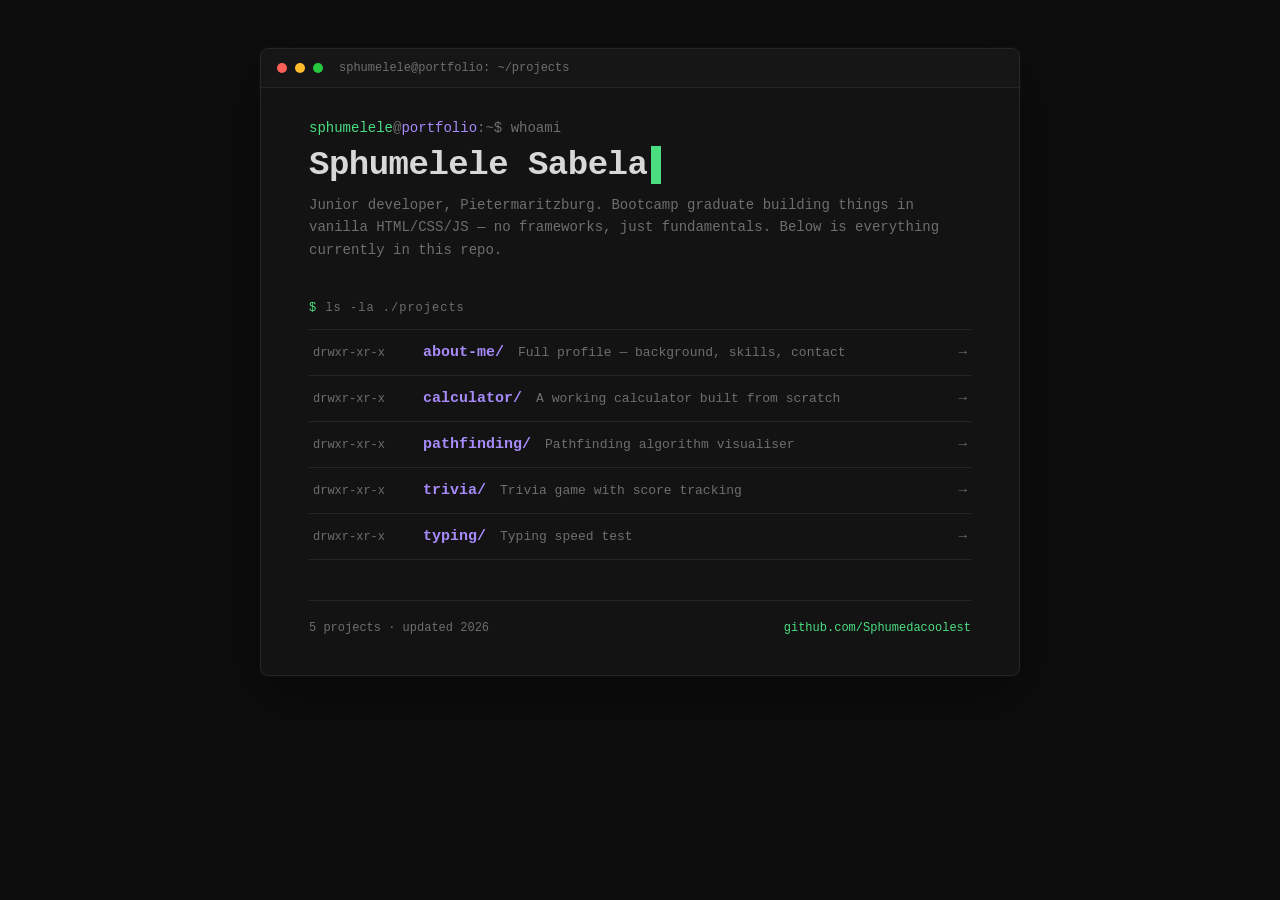
<file: index.html>
<!DOCTYPE html>
<html lang="en">
<head>
<meta charset="UTF-8">
<meta name="viewport" content="width=device-width, initial-scale=1.0">
<title>sphumelele@portfolio:~$</title>
<style>
  :root{
    --bg: #0d0d0d;
    --bg-alt: #131313;
    --line: #262626;
    --text: #d8d8d8;
    --text-dim: #6e6e6e;
    --green: #4ade80;
    --purple: #a78bfa;
    --font-mono: 'Space Mono', 'Courier New', monospace;
  }
  @font-face{
    font-family:'Space Mono';
    src: local('Space Mono');
  }
  *{box-sizing:border-box; margin:0; padding:0;}
  html,body{
    background:var(--bg);
    color:var(--text);
    font-family:var(--font-mono);
    -webkit-font-smoothing:antialiased;
  }
  body{
    min-height:100vh;
    padding:48px 24px 80px;
  }
  .wrap{
    max-width:760px;
    margin:0 auto;
  }

  /* Terminal window chrome */
  .term{
    border:1px solid var(--line);
    border-radius:8px;
    background:var(--bg-alt);
    overflow:hidden;
    box-shadow: 0 0 0 1px rgba(255,255,255,0.02), 0 20px 60px rgba(0,0,0,0.4);
  }
  .term-bar{
    display:flex;
    align-items:center;
    gap:8px;
    padding:12px 16px;
    border-bottom:1px solid var(--line);
    background:#161616;
  }
  .dot{width:10px; height:10px; border-radius:50%;}
  .dot.r{background:#ff5f56;}
  .dot.y{background:#ffbd2e;}
  .dot.g{background:#27c93f;}
  .term-title{
    margin-left:8px;
    font-size:12px;
    color:var(--text-dim);
  }
  .term-body{
    padding:32px clamp(20px, 5vw, 48px) 40px;
  }

  .prompt{
    color:var(--text-dim);
    font-size:14px;
  }
  .prompt .user{color:var(--green);}
  .prompt .path{color:var(--purple);}

  h1{
    font-size:clamp(26px, 4vw, 34px);
    font-weight:700;
    margin-top:10px;
    letter-spacing:-0.5px;
  }
  .cursor{
    display:inline-block;
    width:10px; height:1.1em;
    background:var(--green);
    margin-left:4px;
    vertical-align:middle;
    animation: blink 1s steps(1) infinite;
  }
  @keyframes blink{ 50%{opacity:0;} }

  .tagline{
    color:var(--text-dim);
    font-size:14px;
    margin-top:10px;
    line-height:1.6;
  }

  .section-label{
    margin-top:40px;
    margin-bottom:14px;
    font-size:12px;
    color:var(--text-dim);
    letter-spacing:1px;
  }
  .section-label .cmd{color:var(--green);}

  .listing{
    display:flex;
    flex-direction:column;
    border-top:1px solid var(--line);
  }
  .entry{
    display:flex;
    align-items:baseline;
    gap:14px;
    padding:14px 4px;
    border-bottom:1px solid var(--line);
    text-decoration:none;
    color:var(--text);
    transition: background 0.15s ease, padding-left 0.15s ease;
  }
  .entry:hover{
    background:rgba(74,222,128,0.05);
    padding-left:10px;
  }
  .entry .perm{
    color:var(--text-dim);
    font-size:12px;
    width:96px;
    flex-shrink:0;
  }
  .entry .name{
    color:var(--purple);
    font-weight:700;
    font-size:15px;
    flex-shrink:0;
  }
  .entry:hover .name{ color: var(--green); }
  .entry .desc{
    color:var(--text-dim);
    font-size:13px;
  }
  .entry .arrow{
    margin-left:auto;
    color:var(--text-dim);
    font-size:14px;
    flex-shrink:0;
  }

  footer{
    margin-top:40px;
    padding-top:20px;
    border-top:1px solid var(--line);
    font-size:12px;
    color:var(--text-dim);
    display:flex;
    justify-content:space-between;
    flex-wrap:wrap;
    gap:8px;
  }
  footer a{color:var(--green); text-decoration:none;}
  footer a:hover{text-decoration:underline;}

  @media (max-width:520px){
    .entry{flex-wrap:wrap;}
    .entry .perm{display:none;}
    .entry .desc{width:100%; order:3;}
  }
</style>
</head>
<body>
  <div class="wrap">
    <div class="term">
      <div class="term-bar">
        <span class="dot r"></span>
        <span class="dot y"></span>
        <span class="dot g"></span>
        <span class="term-title">sphumelele@portfolio: ~/projects</span>
      </div>
      <div class="term-body">

        <div class="prompt"><span class="user">sphumelele</span>@<span class="path">portfolio</span>:~$ whoami</div>
        <h1>Sphumelele Sabela<span class="cursor"></span></h1>
        <p class="tagline">Junior developer, Pietermaritzburg. Bootcamp graduate building things in vanilla HTML/CSS/JS —
        no frameworks, just fundamentals. Below is everything currently in this repo.</p>

        <div class="section-label"><span class="cmd">$</span> ls -la ./projects</div>
        <div class="listing">

          <a class="entry" href="portfolio/sphumelele_portfolio.html">
            <span class="perm">drwxr-xr-x</span>
            <span class="name">about-me/</span>
            <span class="desc">Full profile — background, skills, contact</span>
            <span class="arrow">→</span>
          </a>

          <a class="entry" href="calculator/calculator.html">
            <span class="perm">drwxr-xr-x</span>
            <span class="name">calculator/</span>
            <span class="desc">A working calculator built from scratch</span>
            <span class="arrow">→</span>
          </a>

          <a class="entry" href="pathfinding/pathfinding.html">
            <span class="perm">drwxr-xr-x</span>
            <span class="name">pathfinding/</span>
            <span class="desc">Pathfinding algorithm visualiser</span>
            <span class="arrow">→</span>
          </a>

          <a class="entry" href="trivia/trivia.html">
            <span class="perm">drwxr-xr-x</span>
            <span class="name">trivia/</span>
            <span class="desc">Trivia game with score tracking</span>
            <span class="arrow">→</span>
          </a>

          <a class="entry" href="typing/typing.html">
            <span class="perm">drwxr-xr-x</span>
            <span class="name">typing/</span>
            <span class="desc">Typing speed test</span>
            <span class="arrow">→</span>
          </a>

        </div>

        <footer>
          <span>5 projects · updated 2026</span>
          <a href="https://github.com/Sphumedacoolest" target="_blank" rel="noopener">github.com/Sphumedacoolest</a>
        </footer>

      </div>
    </div>
  </div>
</body>
</html>
</file>
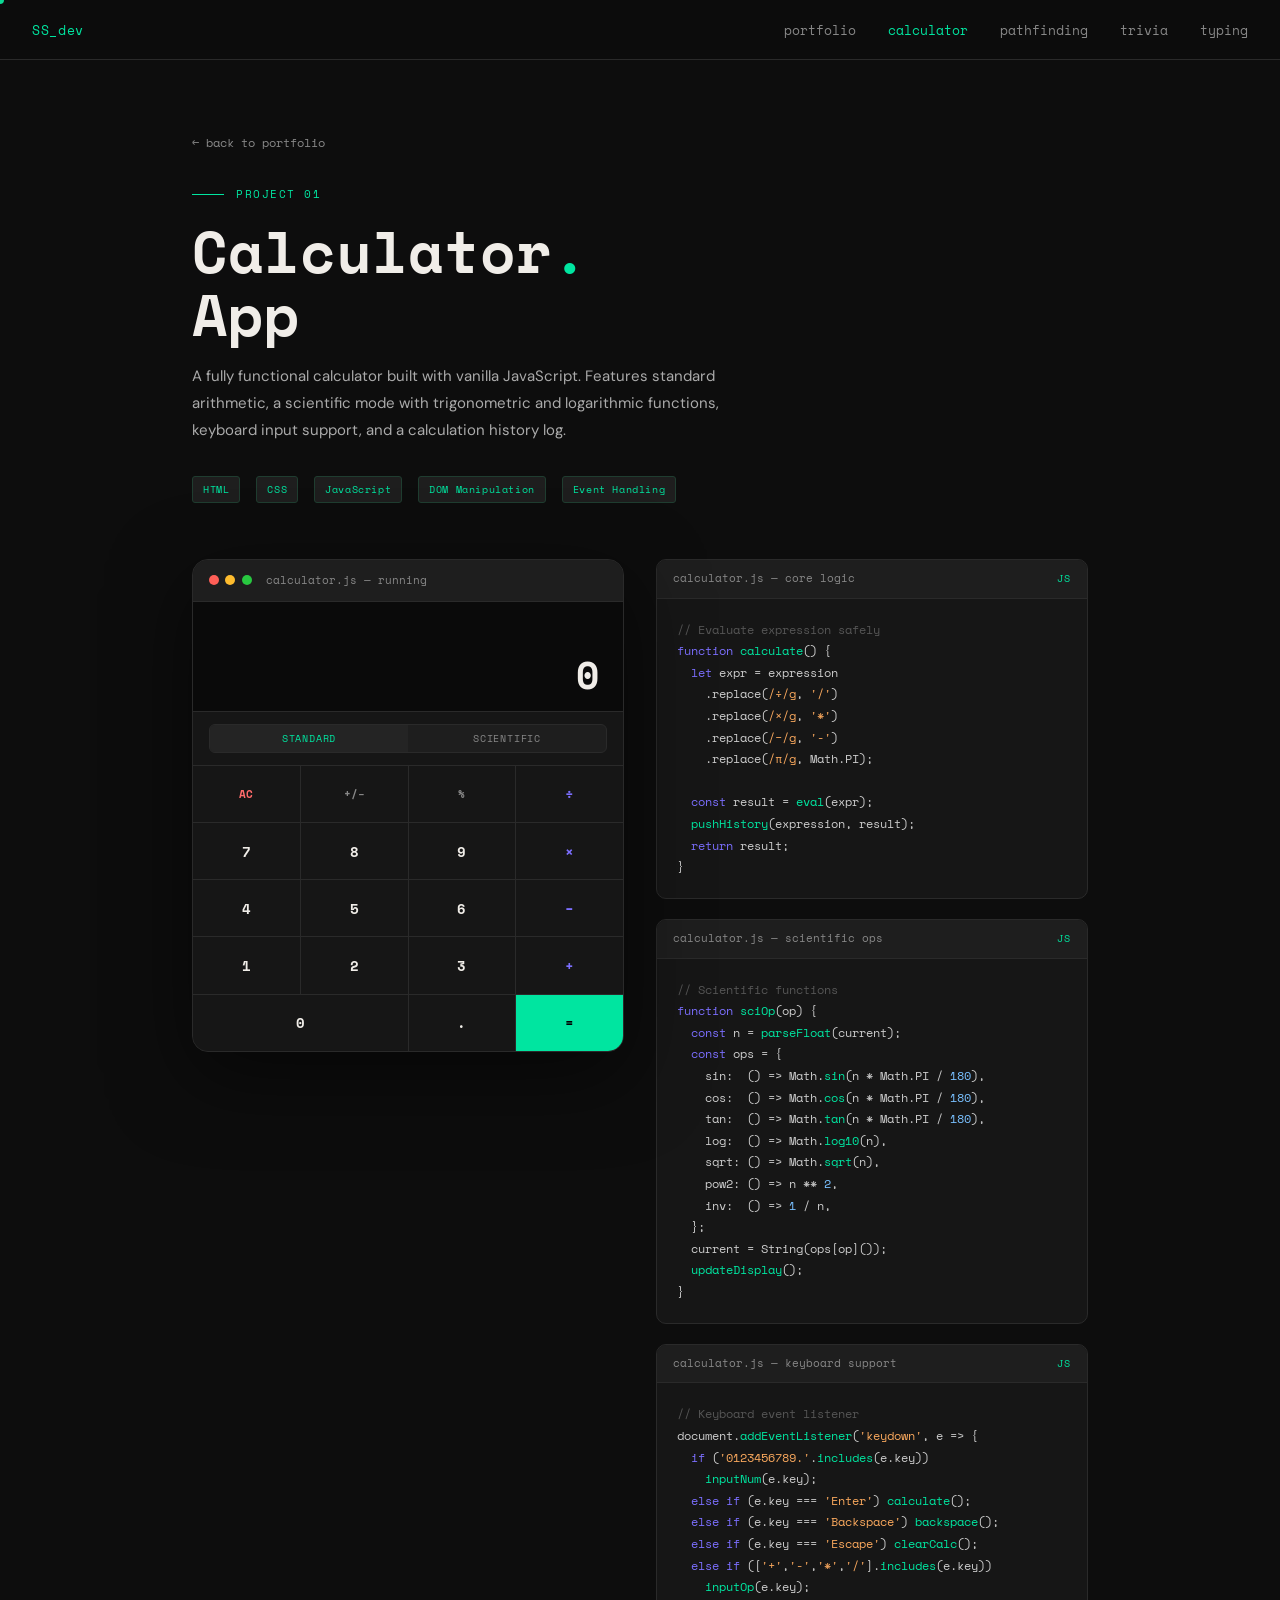
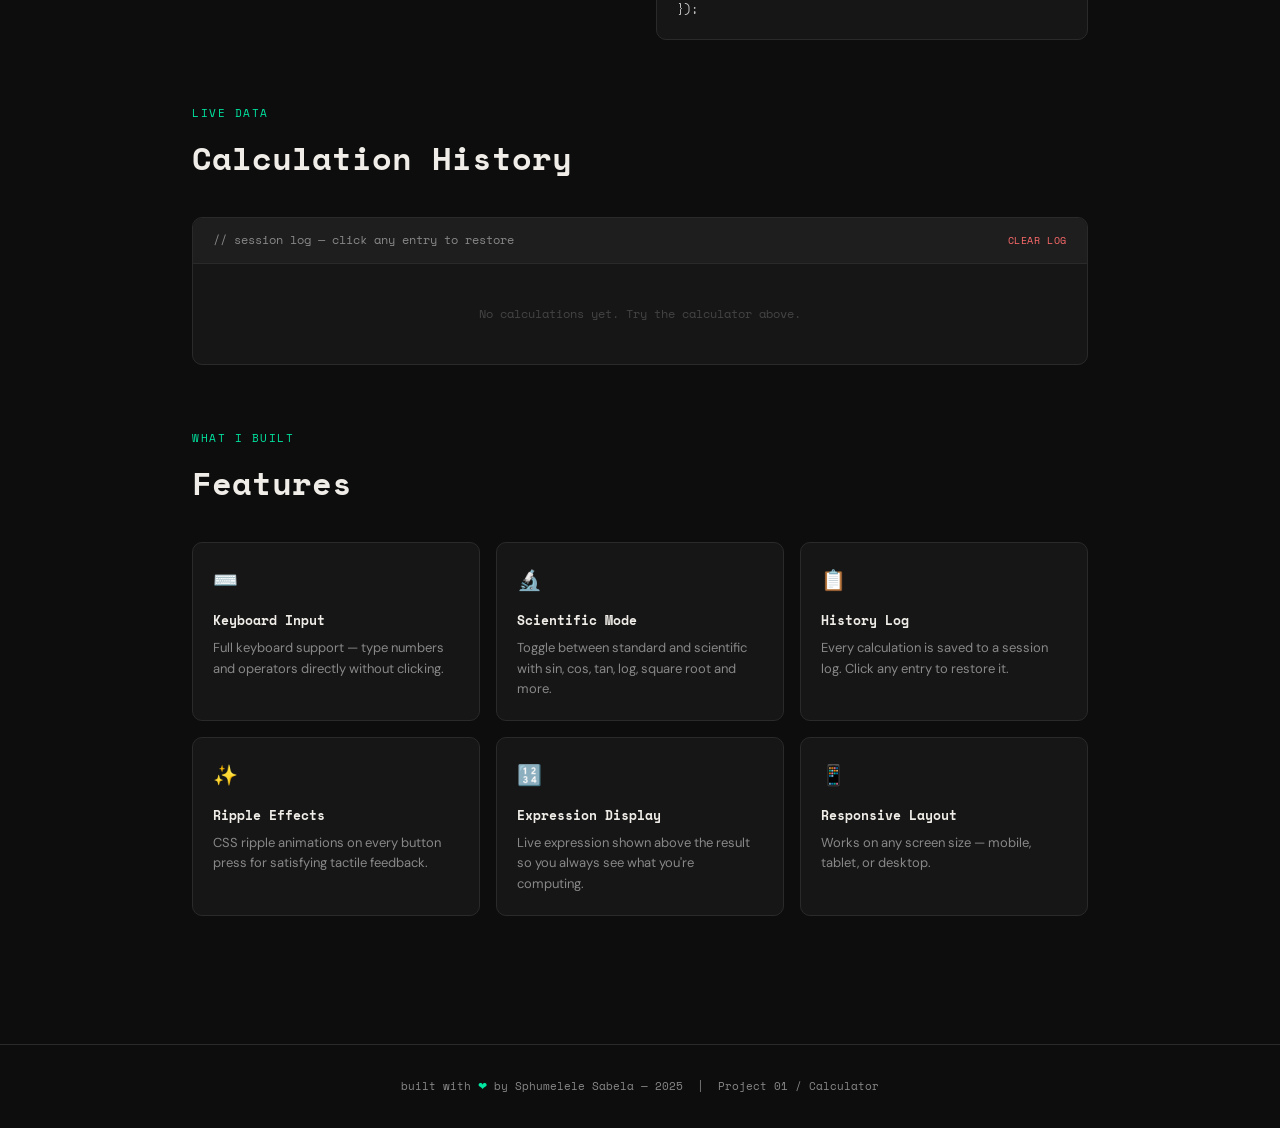
<file: calculator/calculator.html>
<!DOCTYPE html>
<html lang="en">
<head>
<meta charset="UTF-8">
<meta name="viewport" content="width=device-width, initial-scale=1.0">
<title>Calculator — Sphumelele Sabela</title>
<link href="https://fonts.googleapis.com/css2?family=Space+Mono:wght@400;700&family=DM+Sans:wght@300;400;500;600&display=swap" rel="stylesheet">
<link rel="stylesheet" href="calculator.css">
</head>
<body>

<div id="cursor"></div>

<nav>
  <a href="../portfolio/sphumelele_portfolio.html" class="nav-logo">SS_dev</a>
  <ul class="nav-links">
    <li><a href="../portfolio/sphumelele_portfolio.html">portfolio</a></li>
    <li><a href="calculator.html" class="active">calculator</a></li>
    <li><a href="../pathfinding/pathfinding.html">pathfinding</a></li>
    <li><a href="../trivia/trivia.html">trivia</a></li>
    <li><a href="../typing/typing.html">typing</a></li>
  </ul>
</nav>

<div class="page">

  <a href="../portfolio/sphumelele_portfolio.html" class="back-link">← back to portfolio</a>

  <!-- PROJECT HEADER -->
  <div class="project-tag">project 01</div>
  <h1 class="project-title">Calculator<span>.</span><br>App</h1>
  <p class="project-desc">
    A fully functional calculator built with vanilla JavaScript. Features standard arithmetic, a scientific mode with trigonometric and logarithmic functions, keyboard input support, and a calculation history log.
  </p>
  <div class="project-meta">
    <span class="meta-tag">HTML</span>
    <span class="meta-tag">CSS</span>
    <span class="meta-tag">JavaScript</span>
    <span class="meta-tag">DOM Manipulation</span>
    <span class="meta-tag">Event Handling</span>
  </div>

  <!-- SHOWCASE: CALCULATOR + CODE -->
  <div class="showcase fade-in">

    <!-- CALCULATOR -->
    <div class="calc-wrapper">
      <div class="calc-titlebar">
        <div class="dot dot-r"></div>
        <div class="dot dot-y"></div>
        <div class="dot dot-g"></div>
        <span class="calc-titlebar-name">calculator.js — running</span>
      </div>

      <div class="calc-display">
        <div class="calc-expression" id="expression"></div>
        <div class="calc-result" id="result">0</div>
      </div>

      <div class="calc-mode">
        <button class="mode-btn active" id="modeStd" onclick="setMode('std')">STANDARD</button>
        <button class="mode-btn" id="modeSci" onclick="setMode('sci')">SCIENTIFIC</button>
      </div>

      <!-- Scientific buttons (hidden by default) -->
      <div class="sci-buttons" id="sciButtons">
        <button class="sci-btn" onclick="sciOp('sin')">sin</button>
        <button class="sci-btn" onclick="sciOp('cos')">cos</button>
        <button class="sci-btn" onclick="sciOp('tan')">tan</button>
        <button class="sci-btn" onclick="sciOp('log')">log</button>
        <button class="sci-btn" onclick="sciOp('sqrt')">√</button>
        <button class="sci-btn" onclick="sciOp('pow2')">x²</button>
        <button class="sci-btn" onclick="sciOp('inv')">1/x</button>
        <button class="sci-btn" onclick="insertConst('π')">π</button>
      </div>

      <!-- Main buttons -->
      <div class="calc-buttons" id="calcButtons">
        <button class="calc-btn fn clear ripple-container" onclick="clearCalc(event)">AC</button>
        <button class="calc-btn fn ripple-container" onclick="toggleSign(event)">+/−</button>
        <button class="calc-btn fn ripple-container" onclick="percent(event)">%</button>
        <button class="calc-btn op ripple-container" onclick="inputOp('÷', event)">÷</button>

        <button class="calc-btn ripple-container" onclick="inputNum('7', event)">7</button>
        <button class="calc-btn ripple-container" onclick="inputNum('8', event)">8</button>
        <button class="calc-btn ripple-container" onclick="inputNum('9', event)">9</button>
        <button class="calc-btn op ripple-container" onclick="inputOp('×', event)">×</button>

        <button class="calc-btn ripple-container" onclick="inputNum('4', event)">4</button>
        <button class="calc-btn ripple-container" onclick="inputNum('5', event)">5</button>
        <button class="calc-btn ripple-container" onclick="inputNum('6', event)">6</button>
        <button class="calc-btn op ripple-container" onclick="inputOp('−', event)">−</button>

        <button class="calc-btn ripple-container" onclick="inputNum('1', event)">1</button>
        <button class="calc-btn ripple-container" onclick="inputNum('2', event)">2</button>
        <button class="calc-btn ripple-container" onclick="inputNum('3', event)">3</button>
        <button class="calc-btn op ripple-container" onclick="inputOp('+', event)">+</button>

        <button class="calc-btn zero ripple-container" onclick="inputNum('0', event)">0</button>
        <button class="calc-btn ripple-container" onclick="inputDot(event)">.</button>
        <button class="calc-btn eq ripple-container" onclick="calculate(event)">=</button>
      </div>
    </div>

    <!-- CODE SNIPPETS -->
    <div class="code-panel">
      <div class="code-block fade-in">
        <div class="code-block-header">
          <span class="code-block-title">calculator.js — core logic</span>
          <span class="code-block-lang">JS</span>
        </div>
        <div class="code-content"><span class="cm">// Evaluate expression safely</span>
<span class="kw">function</span> <span class="fn-name">calculate</span>() {
  <span class="kw">let</span> expr = expression
    .replace(<span class="str">/÷/g</span>, <span class="str">'/'</span>)
    .replace(<span class="str">/×/g</span>, <span class="str">'*'</span>)
    .replace(<span class="str">/−/g</span>, <span class="str">'-'</span>)
    .replace(<span class="str">/π/g</span>, Math.PI);

  <span class="kw">const</span> result = <span class="fn-name">eval</span>(expr);
  <span class="fn-name">pushHistory</span>(expression, result);
  <span class="kw">return</span> result;
}</div>
      </div>

      <div class="code-block fade-in">
        <div class="code-block-header">
          <span class="code-block-title">calculator.js — scientific ops</span>
          <span class="code-block-lang">JS</span>
        </div>
        <div class="code-content"><span class="cm">// Scientific functions</span>
<span class="kw">function</span> <span class="fn-name">sciOp</span>(op) {
  <span class="kw">const</span> n = <span class="fn-name">parseFloat</span>(current);
  <span class="kw">const</span> ops = {
    sin:  () => Math.<span class="fn-name">sin</span>(n * Math.PI / <span class="num">180</span>),
    cos:  () => Math.<span class="fn-name">cos</span>(n * Math.PI / <span class="num">180</span>),
    tan:  () => Math.<span class="fn-name">tan</span>(n * Math.PI / <span class="num">180</span>),
    log:  () => Math.<span class="fn-name">log10</span>(n),
    sqrt: () => Math.<span class="fn-name">sqrt</span>(n),
    pow2: () => n ** <span class="num">2</span>,
    inv:  () => <span class="num">1</span> / n,
  };
  current = String(ops[op]());
  <span class="fn-name">updateDisplay</span>();
}</div>
      </div>

      <div class="code-block fade-in">
        <div class="code-block-header">
          <span class="code-block-title">calculator.js — keyboard support</span>
          <span class="code-block-lang">JS</span>
        </div>
        <div class="code-content"><span class="cm">// Keyboard event listener</span>
document.<span class="fn-name">addEventListener</span>(<span class="str">'keydown'</span>, e => {
  <span class="kw">if</span> (<span class="str">'0123456789.'</span>.<span class="fn-name">includes</span>(e.key))
    <span class="fn-name">inputNum</span>(e.key);
  <span class="kw">else if</span> (e.key === <span class="str">'Enter'</span>) <span class="fn-name">calculate</span>();
  <span class="kw">else if</span> (e.key === <span class="str">'Backspace'</span>) <span class="fn-name">backspace</span>();
  <span class="kw">else if</span> (e.key === <span class="str">'Escape'</span>) <span class="fn-name">clearCalc</span>();
  <span class="kw">else if</span> ([<span class="str">'+'</span>,<span class="str">'-'</span>,<span class="str">'*'</span>,<span class="str">'/'</span>].<span class="fn-name">includes</span>(e.key))
    <span class="fn-name">inputOp</span>(e.key);
});</div>
      </div>
    </div>
  </div>

  <!-- HISTORY -->
  <div class="history-section fade-in">
    <div class="section-label">live data</div>
    <h2 class="section-title">Calculation History</h2>
    <div class="history-box">
      <div class="history-header">
        <span class="history-title">// session log — click any entry to restore</span>
        <button class="history-clear" onclick="clearHistory()">CLEAR LOG</button>
      </div>
      <div class="history-list" id="historyList">
        <div class="history-empty" id="historyEmpty">No calculations yet. Try the calculator above.</div>
      </div>
    </div>
  </div>

  <!-- FEATURES -->
  <div class="fade-in">
    <div class="section-label">what I built</div>
    <h2 class="section-title">Features</h2>
    <div class="features-grid">
      <div class="feature-card">
        <div class="feature-icon">⌨️</div>
        <div class="feature-name">Keyboard Input</div>
        <div class="feature-desc">Full keyboard support — type numbers and operators directly without clicking.</div>
      </div>
      <div class="feature-card">
        <div class="feature-icon">🔬</div>
        <div class="feature-name">Scientific Mode</div>
        <div class="feature-desc">Toggle between standard and scientific with sin, cos, tan, log, square root and more.</div>
      </div>
      <div class="feature-card">
        <div class="feature-icon">📋</div>
        <div class="feature-name">History Log</div>
        <div class="feature-desc">Every calculation is saved to a session log. Click any entry to restore it.</div>
      </div>
      <div class="feature-card">
        <div class="feature-icon">✨</div>
        <div class="feature-name">Ripple Effects</div>
        <div class="feature-desc">CSS ripple animations on every button press for satisfying tactile feedback.</div>
      </div>
      <div class="feature-card">
        <div class="feature-icon">🔢</div>
        <div class="feature-name">Expression Display</div>
        <div class="feature-desc">Live expression shown above the result so you always see what you're computing.</div>
      </div>
      <div class="feature-card">
        <div class="feature-icon">📱</div>
        <div class="feature-name">Responsive Layout</div>
        <div class="feature-desc">Works on any screen size — mobile, tablet, or desktop.</div>
      </div>
    </div>
  </div>

</div><!-- end .page -->

<footer>
  built with <span>❤</span> by Sphumelele Sabela — 2025 &nbsp;|&nbsp; Project 01 / Calculator
</footer>

<script src="calculator.js"></script>
</body>
</html>
</file>
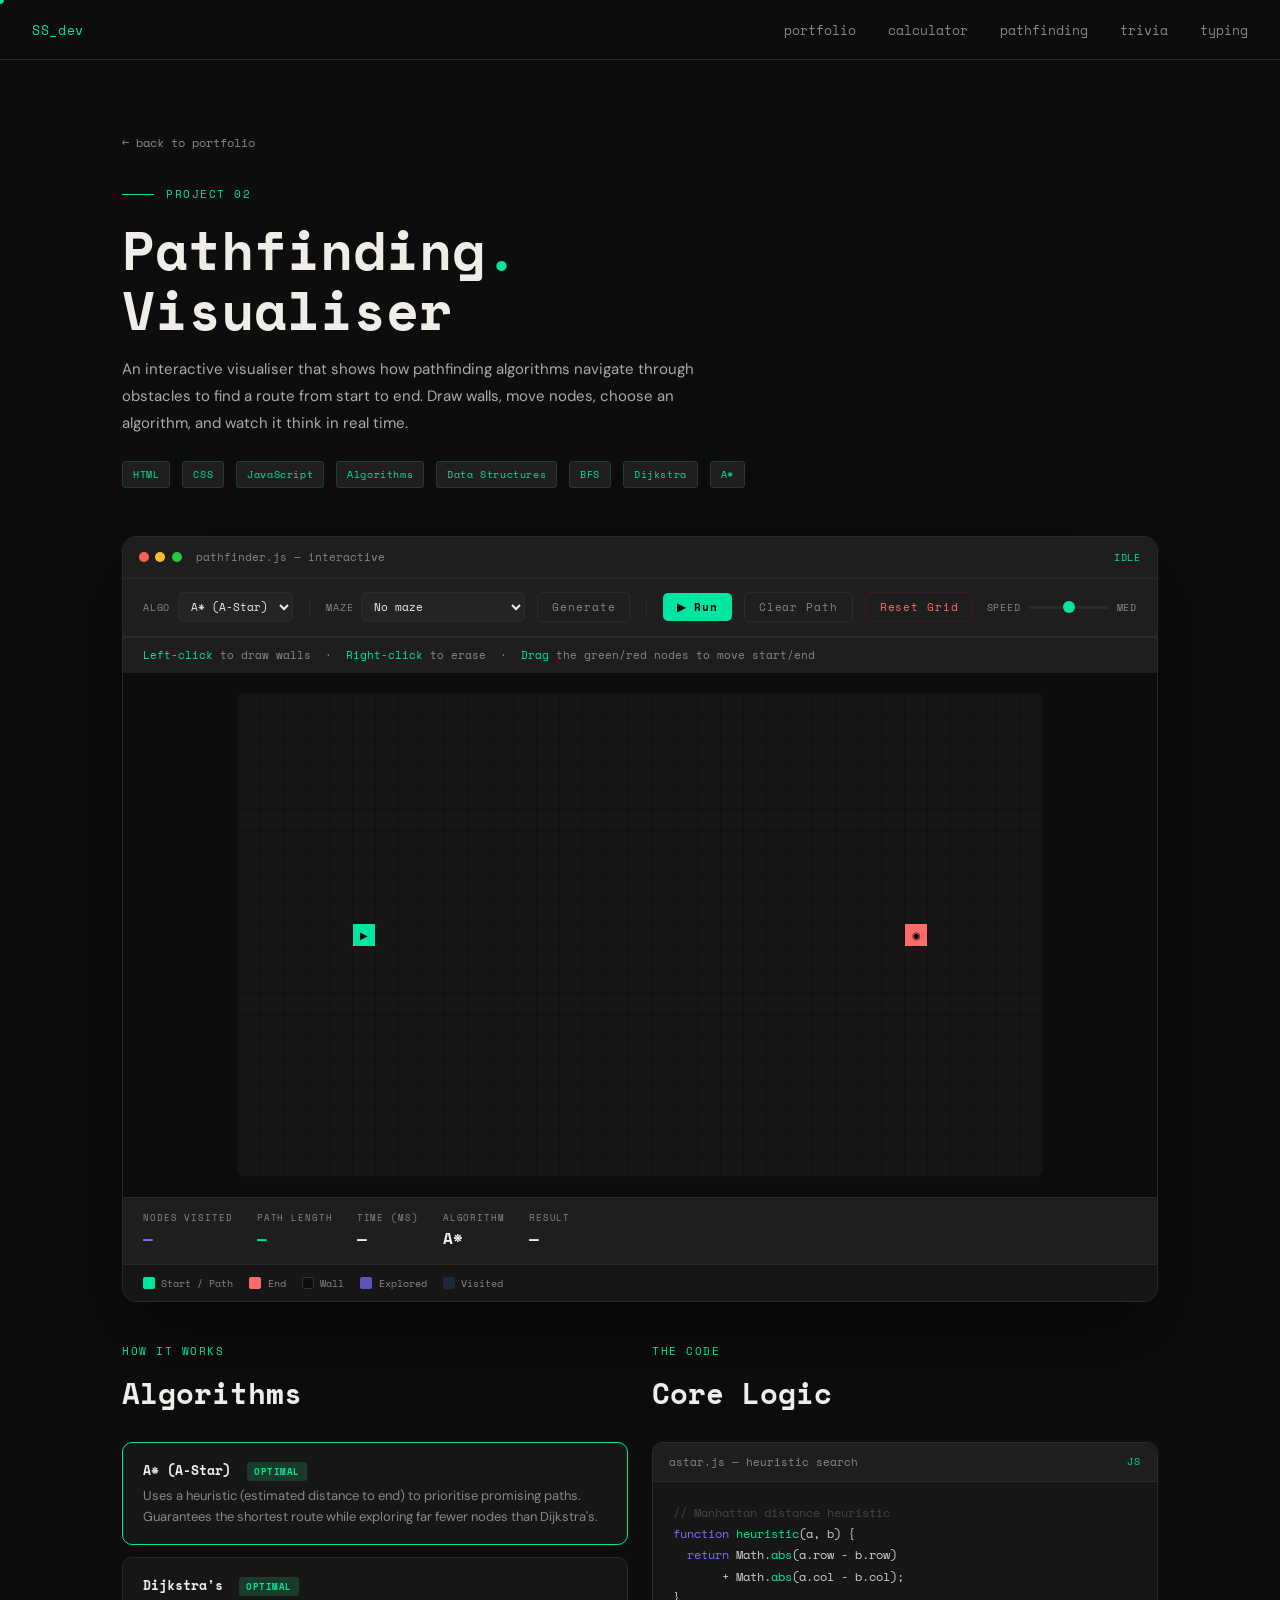
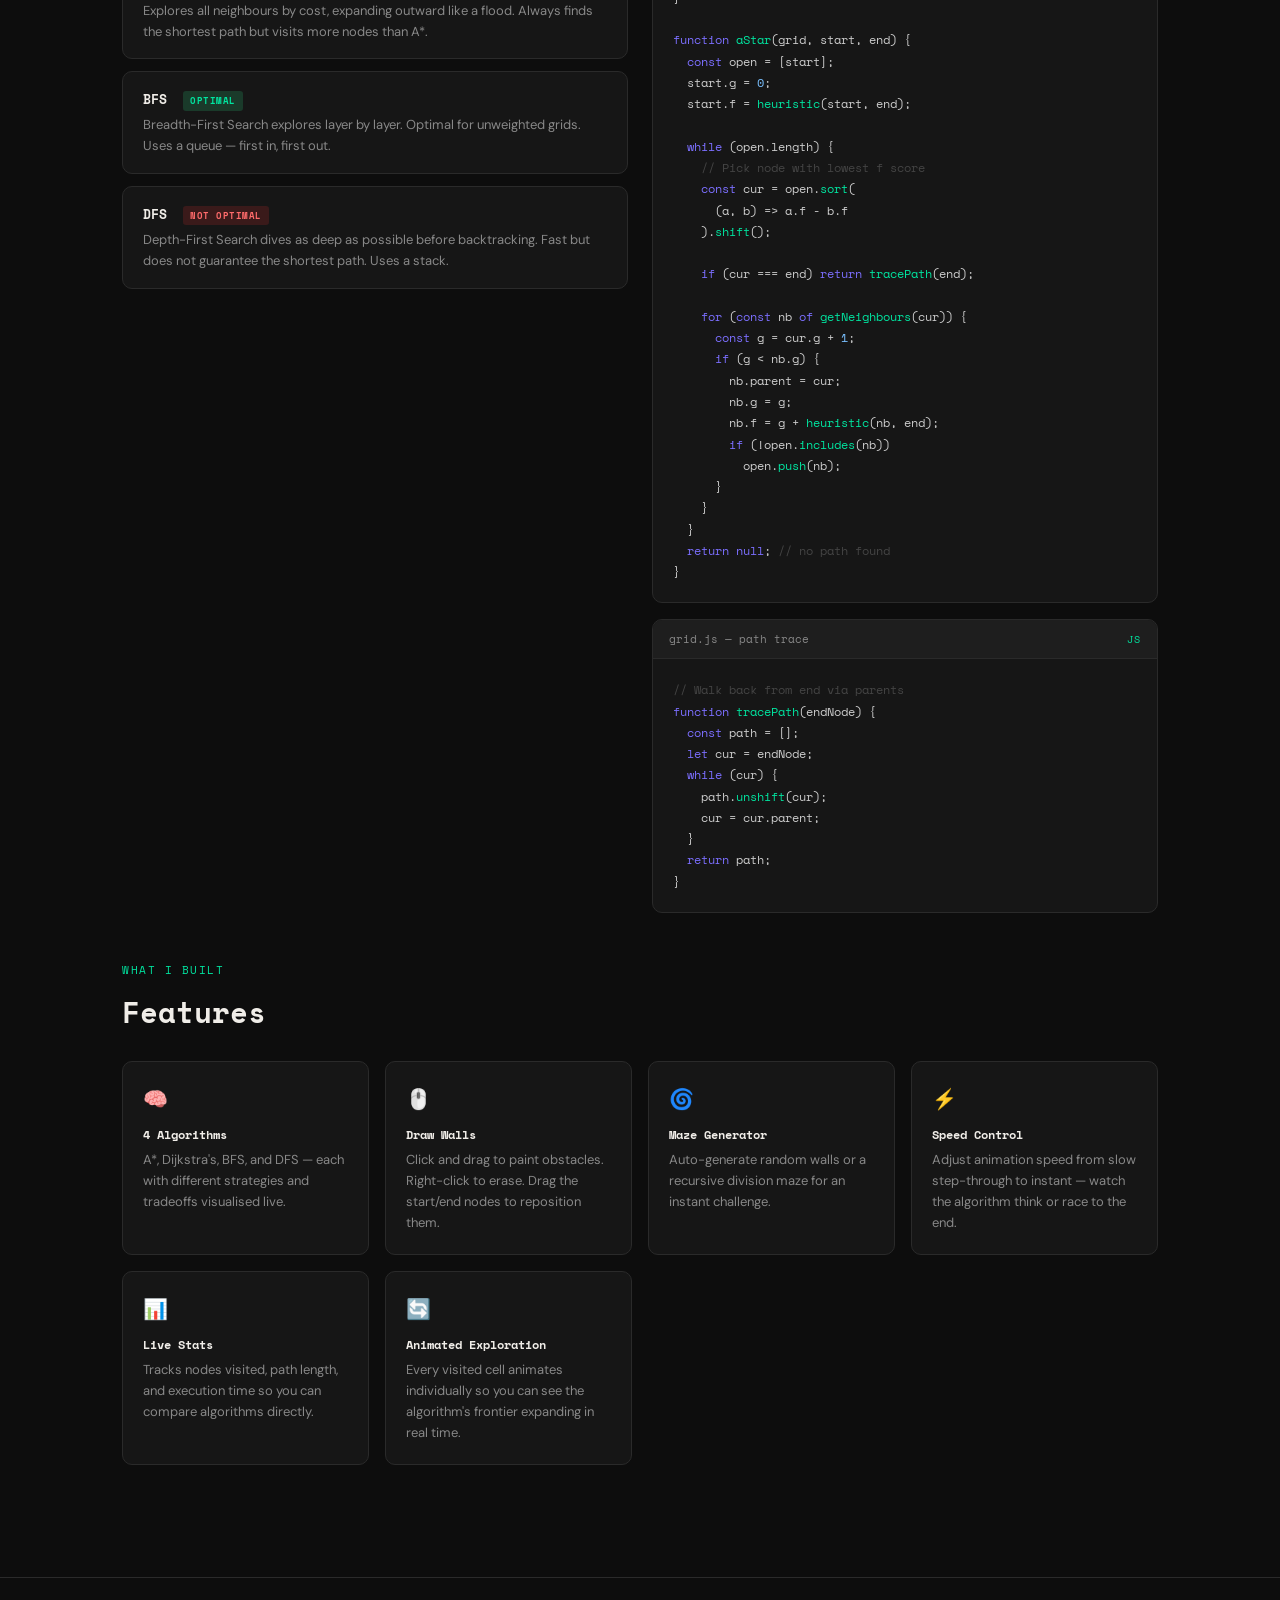
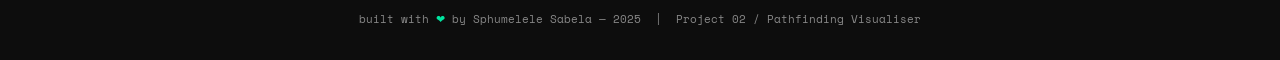
<file: pathfinding/pathfinding.html>
<!DOCTYPE html>
<html lang="en">
<head>
<meta charset="UTF-8">
<meta name="viewport" content="width=device-width, initial-scale=1.0">
<title>Pathfinding Visualiser — Sphumelele Sabela</title>
<link href="https://fonts.googleapis.com/css2?family=Space+Mono:wght@400;700&family=DM+Sans:wght@300;400;500;600&display=swap" rel="stylesheet">
<link rel="stylesheet" href="pathfinding.css">
</head>
<body>


<div id="cursor"></div>

<nav>
  <a href="../portfolio/sphumelele_portfolio.html" class="nav-logo">SS_dev</a>
  <ul class="nav-links">
    <li><a href="../portfolio/sphumelele_portfolio.html">portfolio</a></li>
    <li><a href="../calculator/calculator.html">calculator</a></li>
    <li><a href="../pathfinding/pathfinding.html">pathfinding</a></li>
    <li><a href="../trivia/trivia.html">trivia</a></li>
    <li><a href="../typing/typing.html">typing</a></li>
  </ul>
</nav>

<div class="page">

  <a href="sphumelele_portfolio.html" class="back-link">← back to portfolio</a>

  <div class="project-tag">project 02</div>
  <h1 class="project-title">Pathfinding<span>.</span><br>Visualiser</h1>
  <p class="project-desc">
    An interactive visualiser that shows how pathfinding algorithms navigate through obstacles to find a route from start to end. Draw walls, move nodes, choose an algorithm, and watch it think in real time.
  </p>
  <div class="project-meta">
    <span class="meta-tag">HTML</span>
    <span class="meta-tag">CSS</span>
    <span class="meta-tag">JavaScript</span>
    <span class="meta-tag">Algorithms</span>
    <span class="meta-tag">Data Structures</span>
    <span class="meta-tag">BFS</span>
    <span class="meta-tag">Dijkstra</span>
    <span class="meta-tag">A*</span>
  </div>

  <!-- VISUALISER -->
  <div class="vis-shell fade-in">
    <div class="vis-titlebar">
      <div class="dot dot-r"></div><div class="dot dot-y"></div><div class="dot dot-g"></div>
      <span class="vis-titlebar-name">pathfinder.js — interactive</span>
      <span class="vis-titlebar-status" id="statusLabel">IDLE</span>
    </div>

    <div class="controls">
      <div class="ctrl-group">
        <span class="ctrl-label">ALGO</span>
        <select class="ctrl-select" id="algoSelect" onchange="onAlgoChange()">
          <option value="astar">A* (A-Star)</option>
          <option value="dijkstra">Dijkstra's</option>
          <option value="bfs">BFS</option>
          <option value="dfs">DFS</option>
        </select>
      </div>
      <div class="ctrl-divider"></div>
      <div class="ctrl-group">
        <span class="ctrl-label">MAZE</span>
        <select class="ctrl-select" id="mazeSelect">
          <option value="none">No maze</option>
          <option value="random">Random walls</option>
          <option value="recursive">Recursive division</option>
        </select>
      </div>
      <button class="btn btn-outline" onclick="generateMaze()">Generate</button>
      <div class="ctrl-divider"></div>
      <button class="btn btn-primary" id="runBtn" onclick="runAlgo()">▶ Run</button>
      <button class="btn btn-outline" onclick="clearPath()">Clear Path</button>
      <button class="btn btn-danger" onclick="resetGrid()">Reset Grid</button>
      <div class="speed-group">
        <span class="ctrl-label">SPEED</span>
        <input type="range" class="speed-slider" id="speedSlider" min="1" max="5" value="3">
        <span class="ctrl-label" id="speedLabel">MED</span>
      </div>
    </div>

    <div class="mode-hint" id="modeHint">
      <span>Left-click</span> to draw walls &nbsp;·&nbsp; <span>Right-click</span> to erase &nbsp;·&nbsp; <span>Drag</span> the green/red nodes to move start/end
    </div>

    <div class="grid-container">
      <div id="grid"></div>
    </div>

    <div class="stats-bar">
      <div class="stat"><span class="stat-label">nodes visited</span><span class="stat-val purple" id="statVisited">—</span></div>
      <div class="stat"><span class="stat-label">path length</span><span class="stat-val green" id="statPath">—</span></div>
      <div class="stat"><span class="stat-label">time (ms)</span><span class="stat-val" id="statTime">—</span></div>
      <div class="stat"><span class="stat-label">algorithm</span><span class="stat-val" id="statAlgo">A*</span></div>
      <div class="stat"><span class="stat-label">result</span><span class="stat-val" id="statResult">—</span></div>
    </div>

    <div class="legend">
      <div class="legend-item"><div class="legend-dot" style="background:var(--accent)"></div><span class="legend-label">Start / Path</span></div>
      <div class="legend-item"><div class="legend-dot" style="background:#ff6b6b"></div><span class="legend-label">End</span></div>
      <div class="legend-item"><div class="legend-dot" style="background:#0d0d0d; border:1px solid #333"></div><span class="legend-label">Wall</span></div>
      <div class="legend-item"><div class="legend-dot" style="background:var(--accent2); opacity:0.7"></div><span class="legend-label">Explored</span></div>
      <div class="legend-item"><div class="legend-dot" style="background:#1a2a3a"></div><span class="legend-label">Visited</span></div>
    </div>
  </div>

  <!-- BOTTOM: algorithms + code -->
  <div class="bottom-layout fade-in">
    <div>
      <div class="section-label">how it works</div>
      <h2 class="section-title">Algorithms</h2>
      <div class="algo-cards">
        <div class="algo-card active-algo" id="card-astar">
          <div class="algo-name">A* (A-Star) <span class="algo-badge badge-optimal">OPTIMAL</span></div>
          <div class="algo-desc">Uses a heuristic (estimated distance to end) to prioritise promising paths. Guarantees the shortest route while exploring far fewer nodes than Dijkstra's.</div>
        </div>
        <div class="algo-card" id="card-dijkstra">
          <div class="algo-name">Dijkstra's <span class="algo-badge badge-optimal">OPTIMAL</span></div>
          <div class="algo-desc">Explores all neighbours by cost, expanding outward like a flood. Always finds the shortest path but visits more nodes than A*.</div>
        </div>
        <div class="algo-card" id="card-bfs">
          <div class="algo-name">BFS <span class="algo-badge badge-optimal">OPTIMAL</span></div>
          <div class="algo-desc">Breadth-First Search explores layer by layer. Optimal for unweighted grids. Uses a queue — first in, first out.</div>
        </div>
        <div class="algo-card" id="card-dfs">
          <div class="algo-name">DFS <span class="algo-badge badge-no">NOT OPTIMAL</span></div>
          <div class="algo-desc">Depth-First Search dives as deep as possible before backtracking. Fast but does not guarantee the shortest path. Uses a stack.</div>
        </div>
      </div>
    </div>

    <div>
      <div class="section-label">the code</div>
      <h2 class="section-title">Core Logic</h2>
      <div class="code-block" style="margin-bottom:1rem;">
        <div class="code-block-header">
          <span class="code-block-title">astar.js — heuristic search</span>
          <span class="code-block-lang">JS</span>
        </div>
        <div class="code-content"><span class="cm">// Manhattan distance heuristic</span>
<span class="kw">function</span> <span class="fn-name">heuristic</span>(a, b) {
  <span class="kw">return</span> Math.<span class="fn-name">abs</span>(a.row - b.row)
       + Math.<span class="fn-name">abs</span>(a.col - b.col);
}

<span class="kw">function</span> <span class="fn-name">aStar</span>(grid, start, end) {
  <span class="kw">const</span> open = [start];
  start.g = <span class="num">0</span>;
  start.f = <span class="fn-name">heuristic</span>(start, end);

  <span class="kw">while</span> (open.length) {
    <span class="cm">// Pick node with lowest f score</span>
    <span class="kw">const</span> cur = open.<span class="fn-name">sort</span>(
      (a, b) => a.f - b.f
    ).<span class="fn-name">shift</span>();

    <span class="kw">if</span> (cur === end) <span class="kw">return</span> <span class="fn-name">tracePath</span>(end);

    <span class="kw">for</span> (<span class="kw">const</span> nb <span class="kw">of</span> <span class="fn-name">getNeighbours</span>(cur)) {
      <span class="kw">const</span> g = cur.g + <span class="num">1</span>;
      <span class="kw">if</span> (g < nb.g) {
        nb.parent = cur;
        nb.g = g;
        nb.f = g + <span class="fn-name">heuristic</span>(nb, end);
        <span class="kw">if</span> (!open.<span class="fn-name">includes</span>(nb))
          open.<span class="fn-name">push</span>(nb);
      }
    }
  }
  <span class="kw">return null</span>; <span class="cm">// no path found</span>
}</div>
      </div>

      <div class="code-block">
        <div class="code-block-header">
          <span class="code-block-title">grid.js — path trace</span>
          <span class="code-block-lang">JS</span>
        </div>
        <div class="code-content"><span class="cm">// Walk back from end via parents</span>
<span class="kw">function</span> <span class="fn-name">tracePath</span>(endNode) {
  <span class="kw">const</span> path = [];
  <span class="kw">let</span> cur = endNode;
  <span class="kw">while</span> (cur) {
    path.<span class="fn-name">unshift</span>(cur);
    cur = cur.parent;
  }
  <span class="kw">return</span> path;
}</div>
      </div>
    </div>
  </div>

  <!-- FEATURES -->
  <div class="fade-in">
    <div class="section-label">what I built</div>
    <h2 class="section-title">Features</h2>
    <div class="features-grid">
      <div class="feature-card">
        <div class="feature-icon">🧠</div>
        <div class="feature-name">4 Algorithms</div>
        <div class="feature-desc">A*, Dijkstra's, BFS, and DFS — each with different strategies and tradeoffs visualised live.</div>
      </div>
      <div class="feature-card">
        <div class="feature-icon">🖱️</div>
        <div class="feature-name">Draw Walls</div>
        <div class="feature-desc">Click and drag to paint obstacles. Right-click to erase. Drag the start/end nodes to reposition them.</div>
      </div>
      <div class="feature-card">
        <div class="feature-icon">🌀</div>
        <div class="feature-name">Maze Generator</div>
        <div class="feature-desc">Auto-generate random walls or a recursive division maze for an instant challenge.</div>
      </div>
      <div class="feature-card">
        <div class="feature-icon">⚡</div>
        <div class="feature-name">Speed Control</div>
        <div class="feature-desc">Adjust animation speed from slow step-through to instant — watch the algorithm think or race to the end.</div>
      </div>
      <div class="feature-card">
        <div class="feature-icon">📊</div>
        <div class="feature-name">Live Stats</div>
        <div class="feature-desc">Tracks nodes visited, path length, and execution time so you can compare algorithms directly.</div>
      </div>
      <div class="feature-card">
        <div class="feature-icon">🔄</div>
        <div class="feature-name">Animated Exploration</div>
        <div class="feature-desc">Every visited cell animates individually so you can see the algorithm's frontier expanding in real time.</div>
      </div>
    </div>
  </div>

</div>

<footer>
  built with <span>❤</span> by Sphumelele Sabela — 2025 &nbsp;|&nbsp; Project 02 / Pathfinding Visualiser
</footer>

<script src="pathfinding.js"></script>
</body>
</html>
</file>
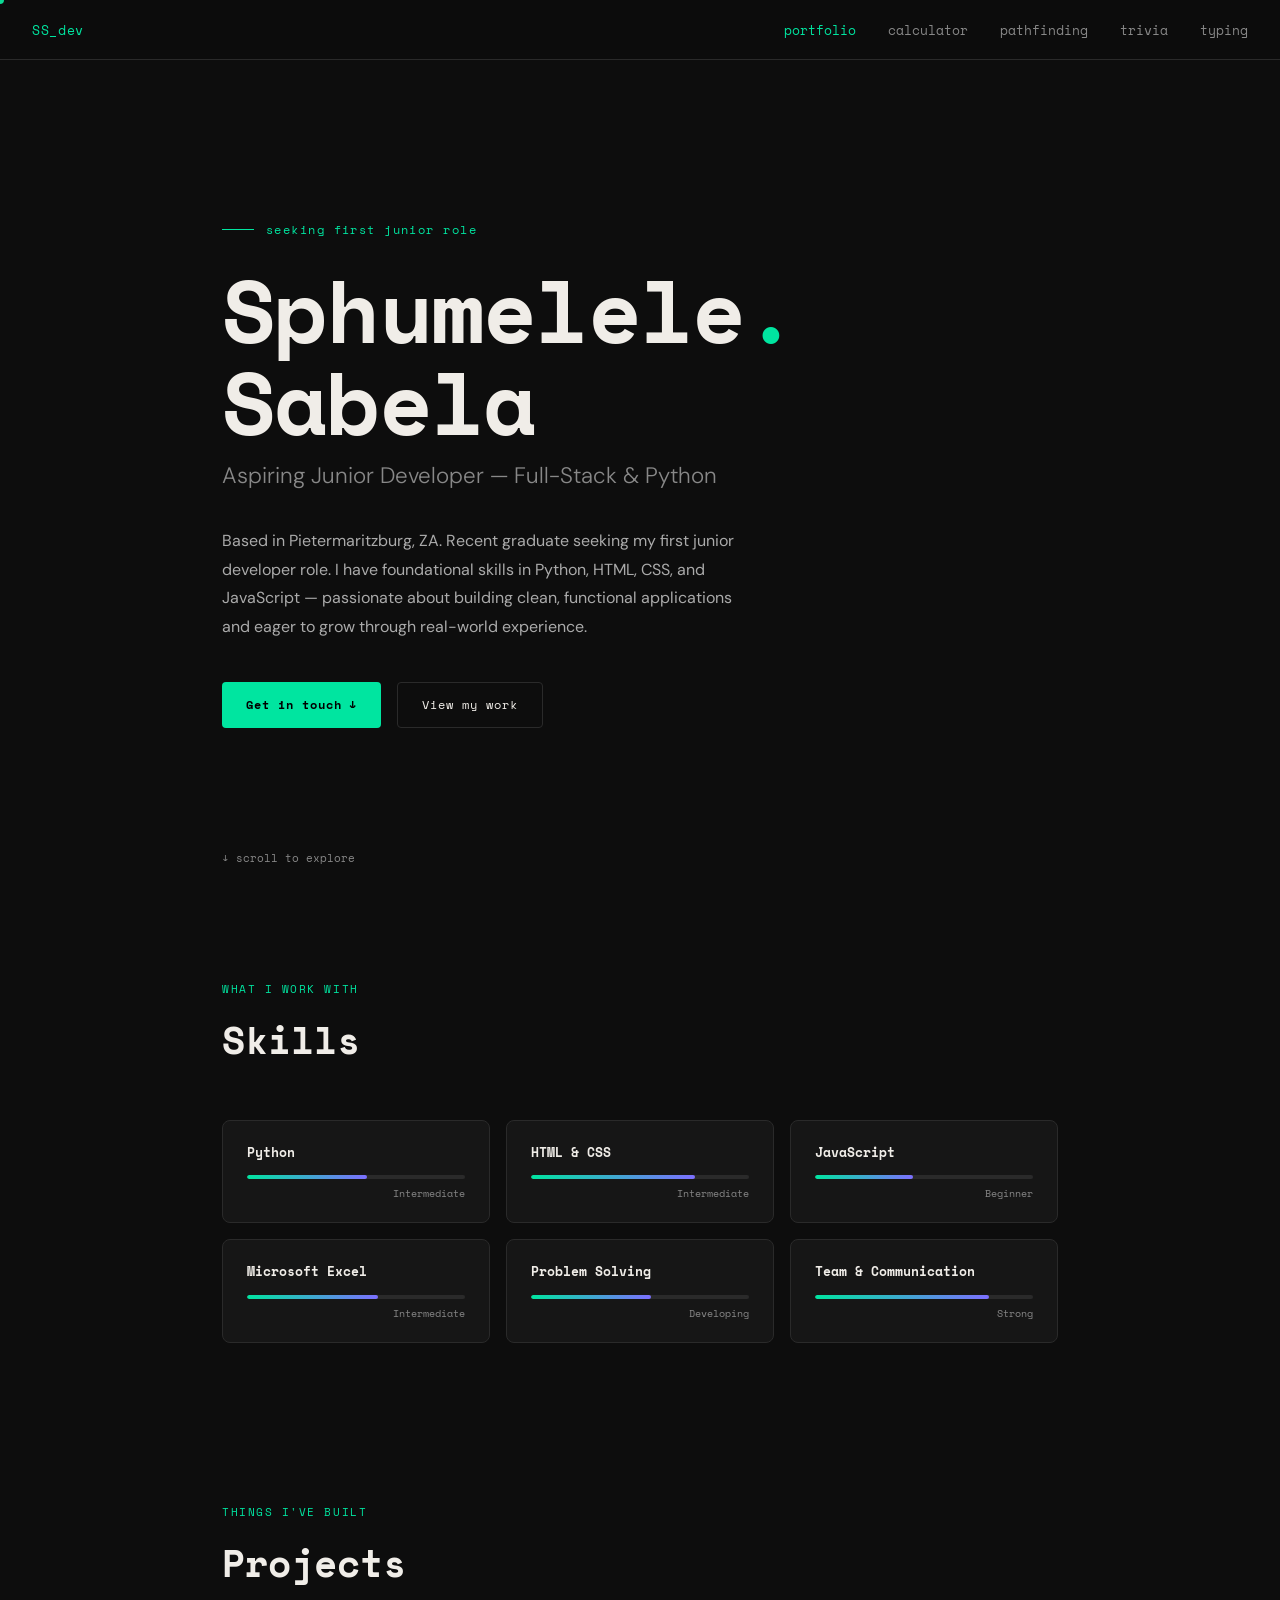
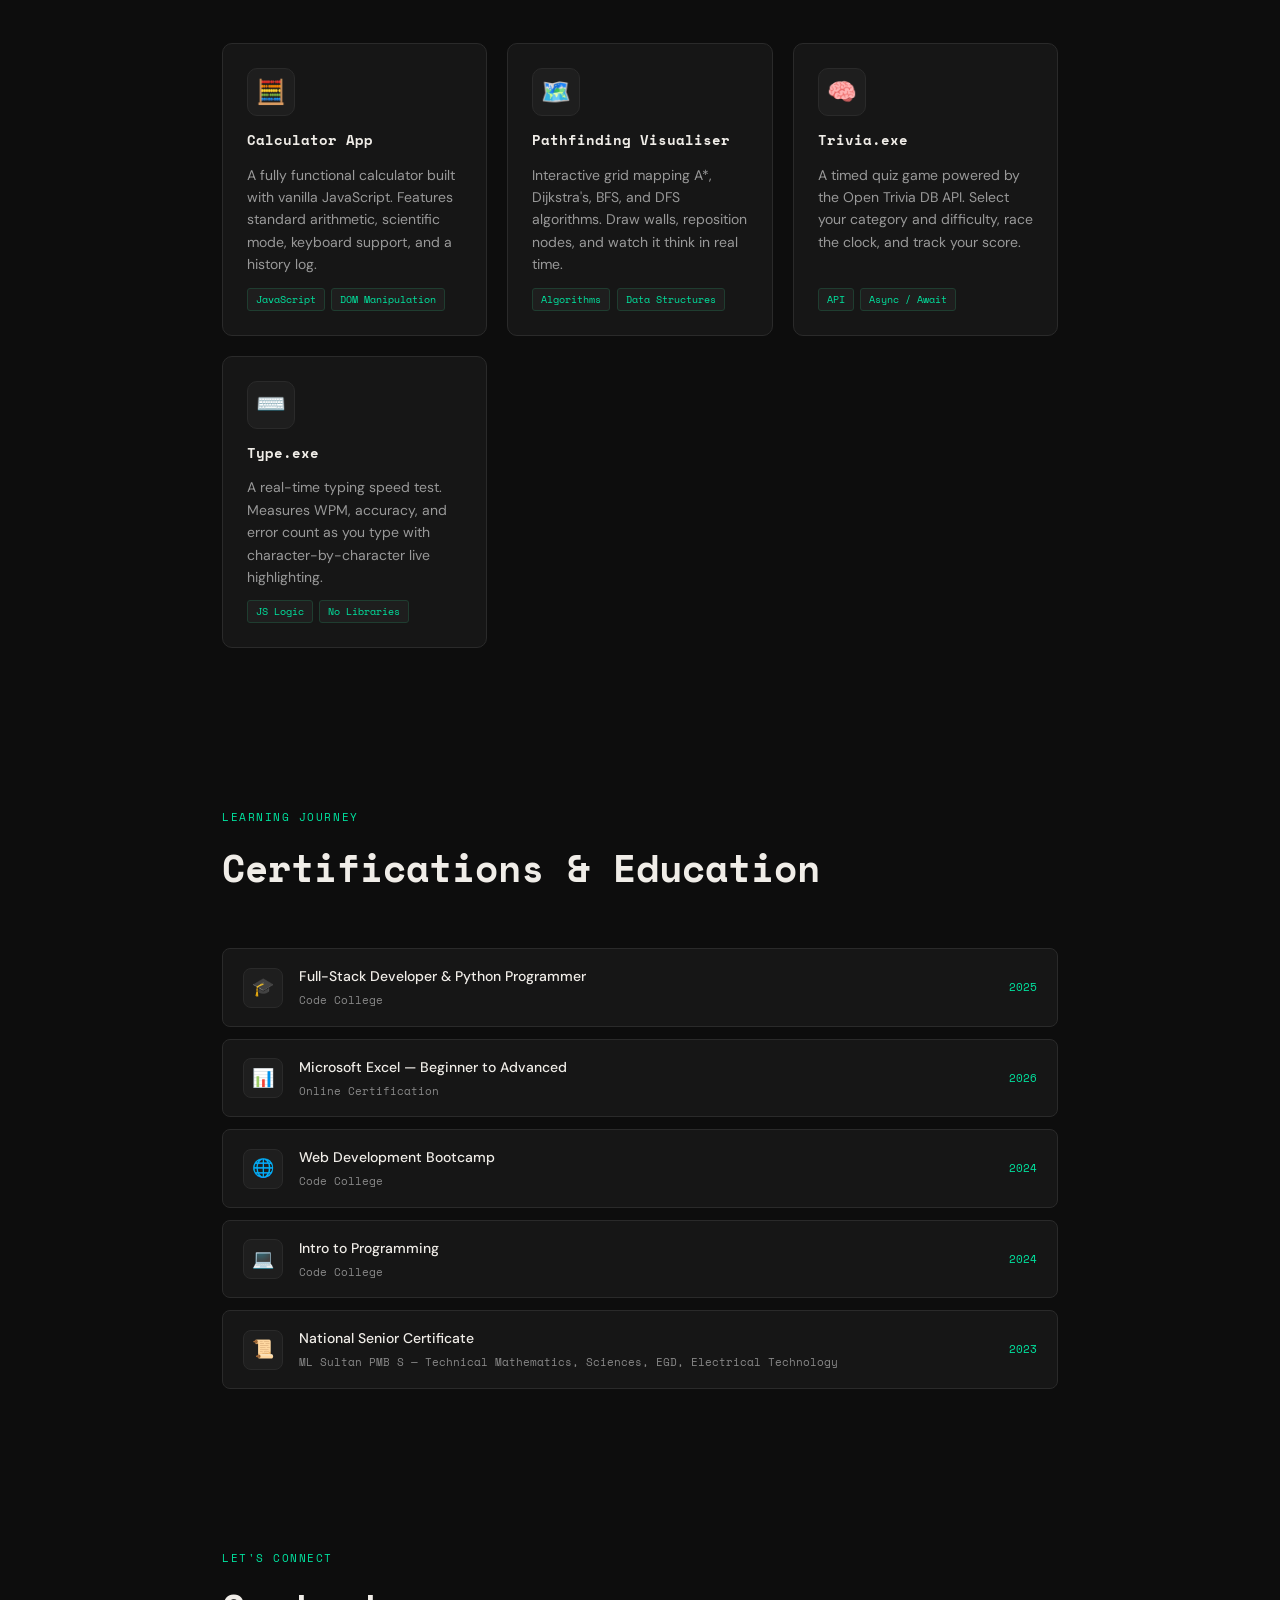
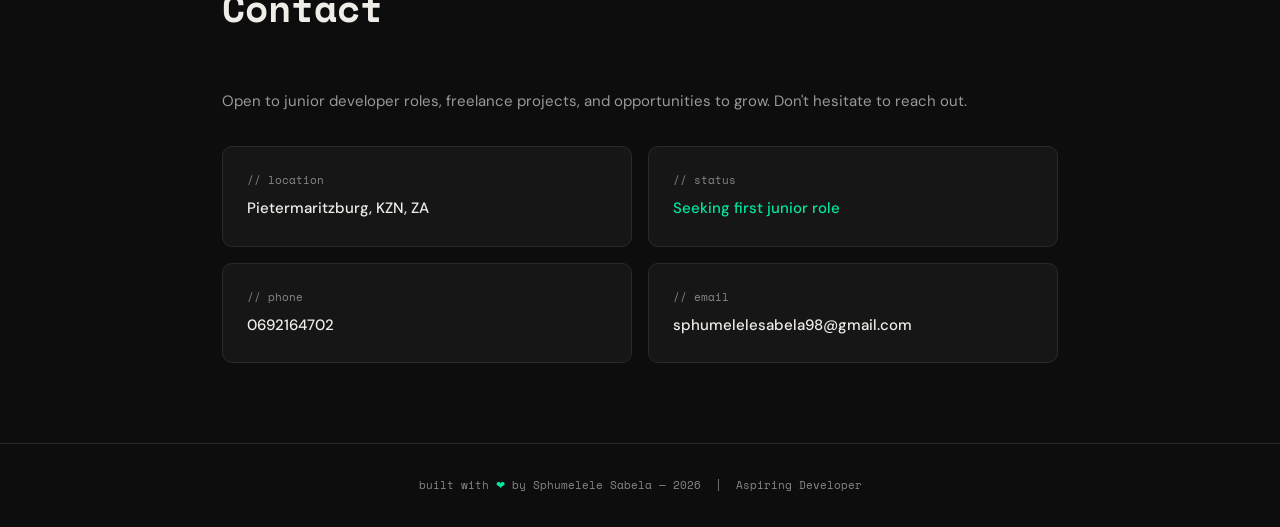
<file: portfolio/sphumelele_portfolio.html>
<!DOCTYPE html>
<html lang="en">
<head>
<meta charset="UTF-8">
<meta name="viewport" content="width=device-width, initial-scale=1.0">
<title>Sphumelele Sabela — Aspiring Developer</title>
<link href="https://fonts.googleapis.com/css2?family=Space+Mono:wght@400;700&family=DM+Sans:wght@300;400;500;600&display=swap" rel="stylesheet">
<link rel="stylesheet" href="sphumelele_portfolio.css">
</head>
<body>

<div id="cursor"></div>

<nav>
  <a href="sphumelele_portfolio.html" class="nav-logo">SS_dev</a>
  <ul class="nav-links">
    <li><a href="sphumelele_portfolio.html" class="active">portfolio</a></li>
    <li><a href="../calculator/calculator.html">calculator</a></li>
    <li><a href="../pathfinding/pathfinding.html">pathfinding</a></li>
    <li><a href="../trivia/trivia.html">trivia</a></li>
    <li><a href="../typing/typing.html">typing</a></li>
  </ul>
</nav>

<div class="hero" id="about">
  <div class="hero-tag">seeking first junior role</div>
  <h1 class="hero-name">Sphumelele<span>.</span><br>Sabela</h1>
  <p class="hero-title">Aspiring Junior Developer — Full-Stack &amp; Python</p>
  <p class="hero-desc">
    Based in Pietermaritzburg, ZA. Recent graduate seeking my first junior developer role. I have foundational skills in Python, HTML, CSS, and JavaScript — passionate about building clean, functional applications and eager to grow through real-world experience.
  </p>
  <div class="hero-cta">
    <a href="#contact" class="btn btn-primary">Get in touch ↓</a>
    <a href="#projects" class="btn btn-outline">View my work</a>
  </div>
  <div class="scroll-hint">↓ scroll to explore</div>
</div>

<section id="skills">
  <div class="section-label">what I work with</div>
  <h2 class="section-title">Skills</h2>
  <div class="skills-grid fade-in">
    <div class="skill-card">
      <div class="skill-name">Python</div>
      <div class="skill-bar-bg"><div class="skill-bar-fill" style="width:55%; --delay:0.1s;"></div></div>
      <div class="skill-level">Intermediate</div>
    </div>
    <div class="skill-card">
      <div class="skill-name">HTML &amp; CSS</div>
      <div class="skill-bar-bg"><div class="skill-bar-fill" style="width:75%; --delay:0.2s;"></div></div>
      <div class="skill-level">Intermediate</div>
    </div>
    <div class="skill-card">
      <div class="skill-name">JavaScript</div>
      <div class="skill-bar-bg"><div class="skill-bar-fill" style="width:45%; --delay:0.3s;"></div></div>
      <div class="skill-level">Beginner</div>
    </div>
    <div class="skill-card">
      <div class="skill-name">Microsoft Excel</div>
      <div class="skill-bar-bg"><div class="skill-bar-fill" style="width:60%; --delay:0.4s;"></div></div>
      <div class="skill-level">Intermediate</div>
    </div>
    <div class="skill-card">
      <div class="skill-name">Problem Solving</div>
      <div class="skill-bar-bg"><div class="skill-bar-fill" style="width:55%; --delay:0.5s;"></div></div>
      <div class="skill-level">Developing</div>
    </div>
    <div class="skill-card">
      <div class="skill-name">Team &amp; Communication</div>
      <div class="skill-bar-bg"><div class="skill-bar-fill" style="width:80%; --delay:0.6s;"></div></div>
      <div class="skill-level">Strong</div>
    </div>
  </div>
</section>

<section id="projects">
  <div class="section-label">things I've built</div>
  <h2 class="section-title">Projects</h2>
  <div class="projects-grid fade-in">
    <a href="../calculator/calculator.html" class="project-card">
      <div class="project-icon">🧮</div>
      <div class="project-title">Calculator App</div>
      <p class="project-desc">A fully functional calculator built with vanilla JavaScript. Features standard arithmetic, scientific mode, keyboard support, and a history log.</p>
      <div class="project-tags">
        <span class="tag">JavaScript</span>
        <span class="tag">DOM Manipulation</span>
      </div>
    </a>
    <a href="../pathfinding/pathfinding.html" class="project-card">
      <div class="project-icon">🗺️</div>
      <div class="project-title">Pathfinding Visualiser</div>
      <p class="project-desc">Interactive grid mapping A*, Dijkstra's, BFS, and DFS algorithms. Draw walls, reposition nodes, and watch it think in real time.</p>
      <div class="project-tags">
        <span class="tag">Algorithms</span>
        <span class="tag">Data Structures</span>
      </div>
    </a>
    <a href="../trivia/trivia.html" class="project-card">
      <div class="project-icon">🧠</div>
      <div class="project-title">Trivia.exe</div>
      <p class="project-desc">A timed quiz game powered by the Open Trivia DB API. Select your category and difficulty, race the clock, and track your score.</p>
      <div class="project-tags">
        <span class="tag">API</span>
        <span class="tag">Async / Await</span>
      </div>
    </a>
    <a href="../typing/typing.html" class="project-card">
      <div class="project-icon">⌨️</div>
      <div class="project-title">Type.exe</div>
      <p class="project-desc">A real-time typing speed test. Measures WPM, accuracy, and error count as you type with character-by-character live highlighting.</p>
      <div class="project-tags">
        <span class="tag">JS Logic</span>
        <span class="tag">No Libraries</span>
      </div>
    </a>
  </div>
</section>

<section id="certs">
  <div class="section-label">learning journey</div>
  <h2 class="section-title">Certifications &amp; Education</h2>
  <div class="cert-list fade-in">
    <div class="cert-item">
      <div class="cert-icon">🎓</div>
      <div>
        <div class="cert-name">Full-Stack Developer &amp; Python Programmer</div>
        <div class="cert-org">Code College</div>
      </div>
      <div class="cert-year">2025</div>
    </div>
    <div class="cert-item">
      <div class="cert-icon">📊</div>
      <div>
        <div class="cert-name">Microsoft Excel — Beginner to Advanced</div>
        <div class="cert-org">Online Certification</div>
      </div>
      <div class="cert-year">2026</div>
    </div>
    <div class="cert-item">
      <div class="cert-icon">🌐</div>
      <div>
        <div class="cert-name">Web Development Bootcamp</div>
        <div class="cert-org">Code College</div>
      </div>
      <div class="cert-year">2024</div>
    </div>
    <div class="cert-item">
      <div class="cert-icon">💻</div>
      <div>
        <div class="cert-name">Intro to Programming</div>
        <div class="cert-org">Code College</div>
      </div>
      <div class="cert-year">2024</div>
    </div>
    <div class="cert-item">
      <div class="cert-icon">📜</div>
      <div>
        <div class="cert-name">National Senior Certificate</div>
        <div class="cert-org">ML Sultan PMB S — Technical Mathematics, Sciences, EGD, Electrical Technology</div>
      </div>
      <div class="cert-year">2023</div>
    </div>
  </div>
</section>

<section id="contact">
  <div class="section-label">let's connect</div>
  <h2 class="section-title">Contact</h2>
  <p style="color: #999; margin-bottom: 2rem; font-size: 15px;">Open to junior developer roles, freelance projects, and opportunities to grow. Don't hesitate to reach out.</p>
  <div class="contact-grid fade-in">
    <div class="contact-card">
      <div class="contact-label">// location</div>
      <div class="contact-value">Pietermaritzburg, KZN, ZA</div>
    </div>
    <div class="contact-card">
      <div class="contact-label">// status</div>
      <div class="contact-value" style="color: var(--accent);">Seeking first junior role</div>
    </div>
    <div class="contact-card">
      <div class="contact-label">// phone</div>
      <div class="contact-value">0692164702</div>
    </div>
    <div class="contact-card">
      <div class="contact-label">// email</div>
      <div class="contact-value">sphumelelesabela98@gmail.com</div>
    </div>
  </div>
</section>

<footer>
  built with <span>❤</span> by Sphumelele Sabela — 2026 &nbsp;|&nbsp; Aspiring Developer
</footer>

<script src="sphumelele_portfolio.js"></script>
</body>
</html>
</file>
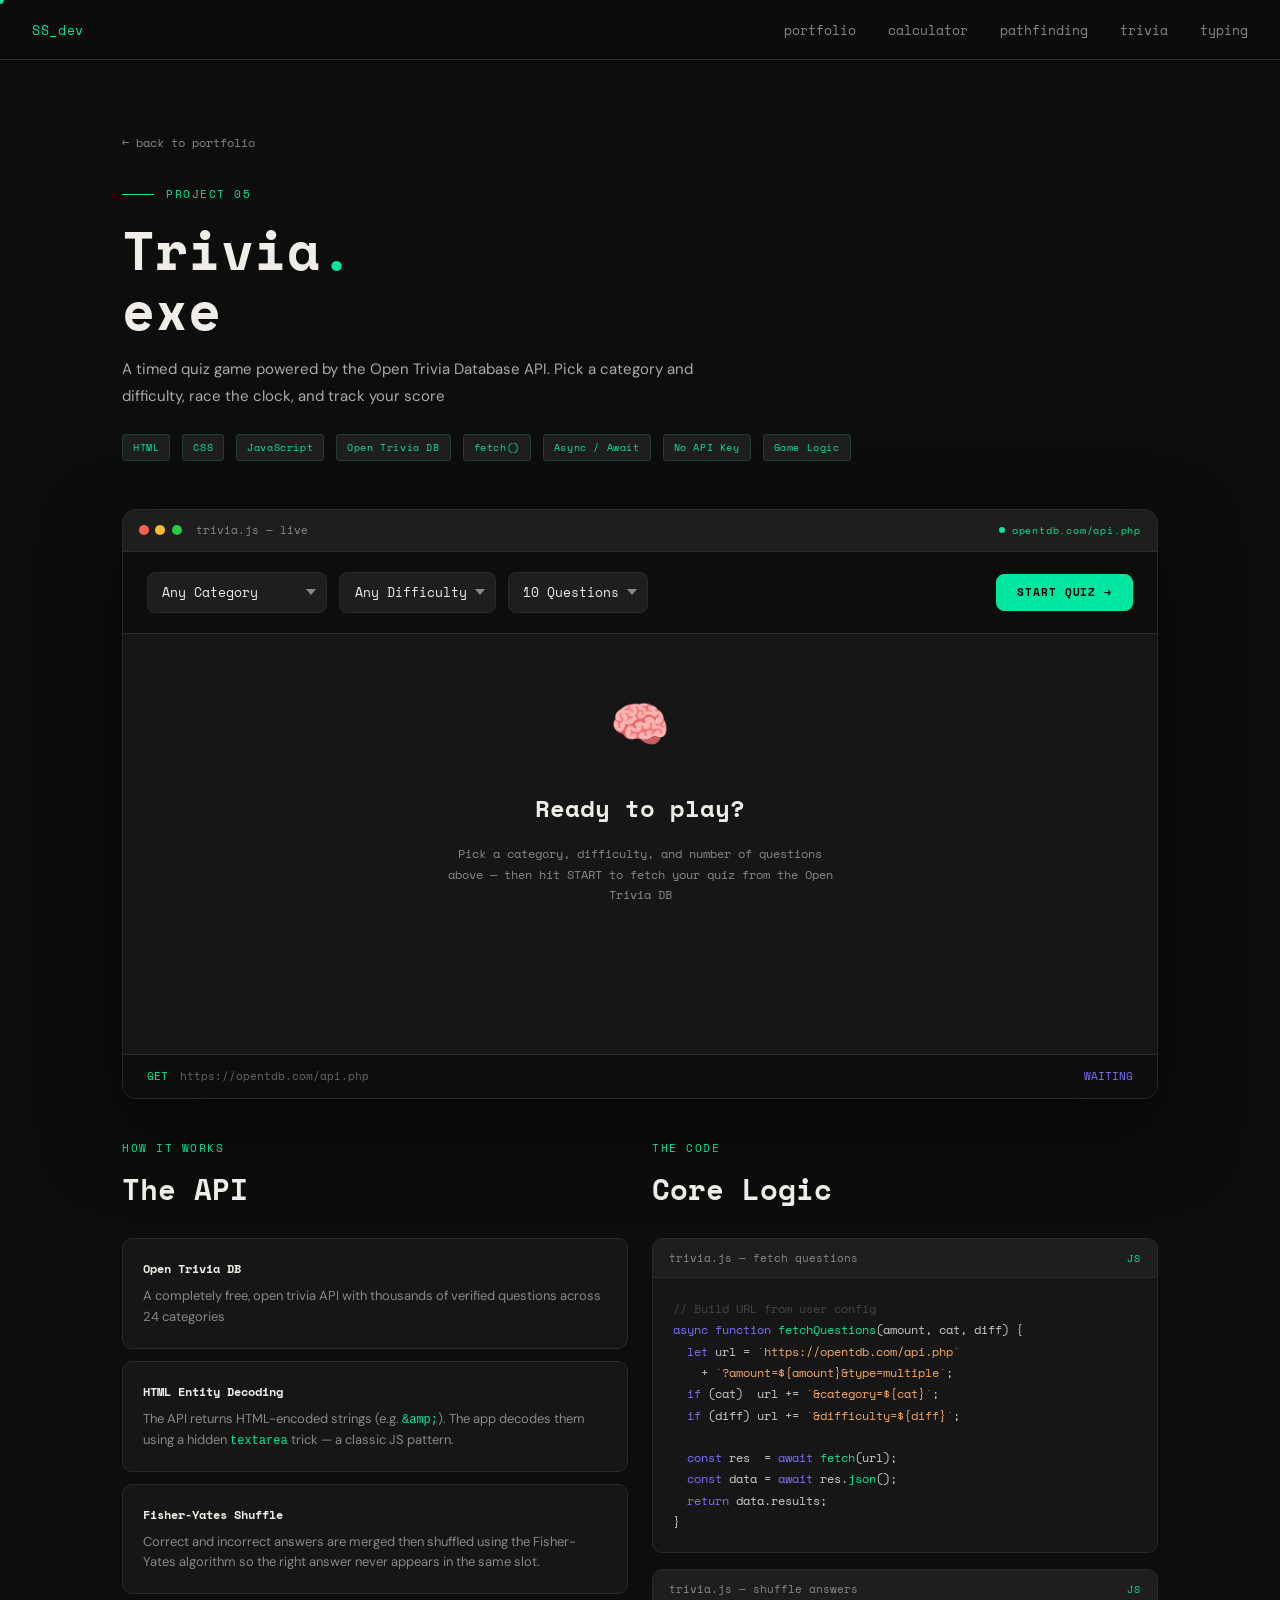
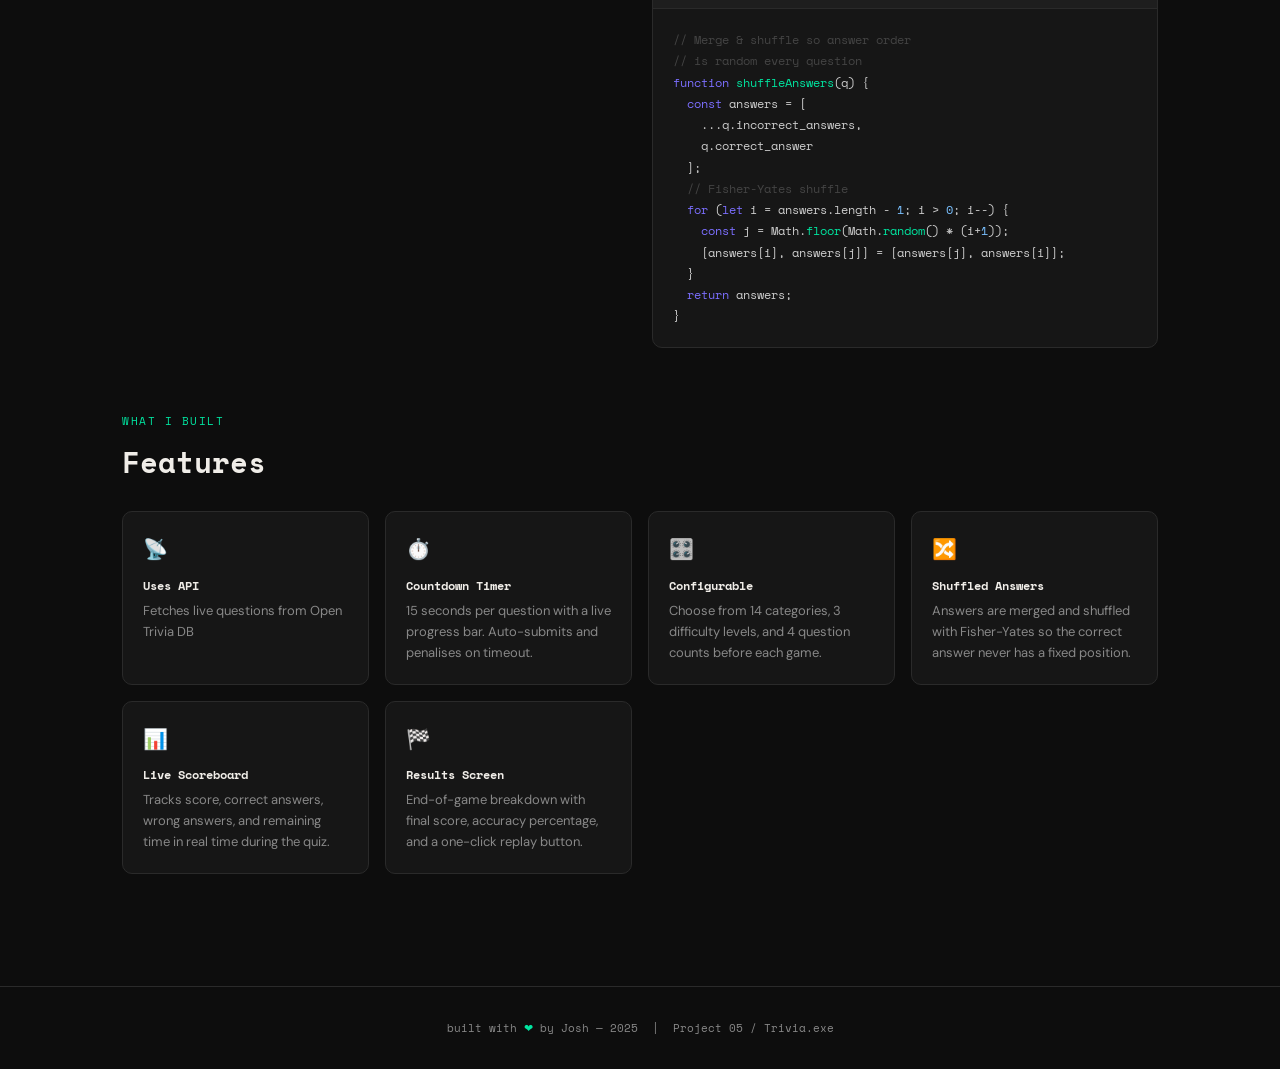
<file: trivia/trivia.html>
<!DOCTYPE html>
<html lang="en">
<head>
<meta charset="UTF-8">
<meta name="viewport" content="width=device-width, initial-scale=1.0">
<title>Trivia.exe — Portfolio</title>
<link href="https://fonts.googleapis.com/css2?family=Space+Mono:wght@400;700&family=DM+Sans:wght@300;400;500;600&display=swap" rel="stylesheet">
<link rel="stylesheet" href="trivia.css">
</head>
<body>


<div id="cursor"></div>

<nav>
  <a href="../portfolio/sphumelele_portfolio.html" class="nav-logo">SS_dev</a>
  <ul class="nav-links">
    <li><a href="../portfolio/sphumelele_portfolio.html">portfolio</a></li>
    <li><a href="../calculator/calculator.html">calculator</a></li>
    <li><a href="../pathfinding/pathfinding.html">pathfinding</a></li>
    <li><a href="../trivia/trivia.html">trivia</a></li>
    <li><a href="../typing/typing.html">typing</a></li>
  </ul>
</nav>

<div class="page">

  <a href="../portfolio/sphumelele_portfolio.html" class="back-link">← back to portfolio</a>

  <div class="project-tag">project 05</div>
  <h1 class="project-title">Trivia<span>.</span><br>exe</h1>
  <p class="project-desc">
    A timed quiz game powered by the Open Trivia Database API. Pick a category and difficulty, race the clock, and track your score
  </p>
  <div class="project-meta">
    <span class="meta-tag">HTML</span>
    <span class="meta-tag">CSS</span>
    <span class="meta-tag">JavaScript</span>
    <span class="meta-tag">Open Trivia DB</span>
    <span class="meta-tag">fetch()</span>
    <span class="meta-tag">Async / Await</span>
    <span class="meta-tag">No API Key</span>
    <span class="meta-tag">Game Logic</span>
  </div>

  <!-- APP -->
  <div class="app-shell fade-in">
    <div class="app-titlebar">
      <div class="dot dot-r"></div><div class="dot dot-y"></div><div class="dot dot-g"></div>
      <span class="app-titlebar-name">trivia.js — live</span>
      <span class="app-titlebar-api">
        <span class="api-dot"></span>
        opentdb.com/api.php
      </span>
    </div>

    <!-- CONFIG -->
    <div class="config-bar">
      <select class="config-select" id="categorySelect">
        <option value="">Any Category</option>
        <option value="9">General Knowledge</option>
        <option value="10">Books</option>
        <option value="11">Film</option>
        <option value="12">Music</option>
        <option value="14">Television</option>
        <option value="15">Video Games</option>
        <option value="17">Science & Nature</option>
        <option value="18">Computers</option>
        <option value="19">Mathematics</option>
        <option value="20">Mythology</option>
        <option value="21">Sports</option>
        <option value="22">Geography</option>
        <option value="23">History</option>
        <option value="27">Animals</option>
      </select>
      <select class="config-select" id="difficultySelect">
        <option value="">Any Difficulty</option>
        <option value="easy">Easy</option>
        <option value="medium">Medium</option>
        <option value="hard">Hard</option>
      </select>
      <select class="config-select" id="amountSelect">
        <option value="5">5 Questions</option>
        <option value="10" selected>10 Questions</option>
        <option value="15">15 Questions</option>
        <option value="20">20 Questions</option>
      </select>
      <button class="start-btn" id="startBtn" onclick="startGame()">START QUIZ →</button>
    </div>

    <!-- SCOREBOARD -->
    <div class="scoreboard" id="scoreboard" style="display:none;">
      <div class="score-cell">
        <div class="score-label">Question</div>
        <div class="score-val" id="scoreQ">0 / 0</div>
      </div>
      <div class="score-cell">
        <div class="score-label">Score</div>
        <div class="score-val green" id="scorePoints">0</div>
      </div>
      <div class="score-cell">
        <div class="score-label">Correct</div>
        <div class="score-val green" id="scoreCorrect">0</div>
      </div>
      <div class="score-cell">
        <div class="score-label">Wrong</div>
        <div class="score-val red" id="scoreWrong">0</div>
      </div>
      <div class="score-cell">
        <div class="score-label">Timer</div>
        <div class="score-val purple" id="scoreTimer">15</div>
      </div>
    </div>
    <div class="timer-bar-wrap" id="timerBarWrap" style="display:none;">
      <div class="timer-bar" id="timerBar"></div>
    </div>

    <!-- GAME AREA -->
    <div class="game-area" id="gameArea">
      <div class="screen" id="idleScreen">
        <div class="screen-icon">🧠</div>
        <div class="screen-title">Ready to play?</div>
        <div class="screen-sub">Pick a category, difficulty, and number of questions above — then hit START to fetch your quiz from the Open Trivia DB</div>
      </div>
    </div>

    <!-- API LOG -->
    <div class="api-log">
      <span class="api-log-label">GET</span>
      <span class="api-log-url" id="apiLogUrl">https://opentdb.com/api.php</span>
      <span class="api-log-status" id="apiLogStatus"><span class="status-loading">WAITING</span></span>
    </div>
  </div>

  <!-- BOTTOM -->
  <div class="bottom-layout fade-in">
    <div>
      <div class="section-label">how it works</div>
      <h2 class="section-title">The API</h2>
      <div style="display:flex; flex-direction:column; gap:0.75rem;">
        <div style="background:var(--surface); border:1px solid var(--border); border-radius:10px; padding:1.25rem;">
          <div style="font-family:var(--mono); font-size:12px; font-weight:700; color:var(--text); margin-bottom:0.4rem;">Open Trivia DB</div>
          <div style="font-size:13px; color:var(--muted); line-height:1.6;">A completely free, open trivia API with thousands of verified questions across 24 categories</div>
        </div>
        <div style="background:var(--surface); border:1px solid var(--border); border-radius:10px; padding:1.25rem;">
          <div style="font-family:var(--mono); font-size:12px; font-weight:700; color:var(--text); margin-bottom:0.4rem;">HTML Entity Decoding</div>
          <div style="font-size:13px; color:var(--muted); line-height:1.6;">The API returns HTML-encoded strings (e.g. <code style="color:var(--accent); font-size:12px;">&amp;amp;</code>). The app decodes them using a hidden <code style="color:var(--accent); font-size:12px;">textarea</code> trick — a classic JS pattern.</div>
        </div>
        <div style="background:var(--surface); border:1px solid var(--border); border-radius:10px; padding:1.25rem;">
          <div style="font-family:var(--mono); font-size:12px; font-weight:700; color:var(--text); margin-bottom:0.4rem;">Fisher-Yates Shuffle</div>
          <div style="font-size:13px; color:var(--muted); line-height:1.6;">Correct and incorrect answers are merged then shuffled using the Fisher-Yates algorithm so the right answer never appears in the same slot.</div>
        </div>
      </div>
    </div>

    <div>
      <div class="section-label">the code</div>
      <h2 class="section-title">Core Logic</h2>
      <div class="code-block">
        <div class="code-block-header">
          <span class="code-block-title">trivia.js — fetch questions</span>
          <span class="code-block-lang">JS</span>
        </div>
        <div class="code-content"><span class="cm">// Build URL from user config</span>
<span class="kw">async function</span> <span class="fn-name">fetchQuestions</span>(amount, cat, diff) {
  <span class="kw">let</span> url = <span class="str">`https://opentdb.com/api.php`</span>
    + <span class="str">`?amount=${amount}&type=multiple`</span>;
  <span class="kw">if</span> (cat)  url += <span class="str">`&category=${cat}`</span>;
  <span class="kw">if</span> (diff) url += <span class="str">`&difficulty=${diff}`</span>;

  <span class="kw">const</span> res  = <span class="kw">await</span> <span class="fn-name">fetch</span>(url);
  <span class="kw">const</span> data = <span class="kw">await</span> res.<span class="fn-name">json</span>();
  <span class="kw">return</span> data.results;
}</div>
      </div>
      <div class="code-block">
        <div class="code-block-header">
          <span class="code-block-title">trivia.js — shuffle answers</span>
          <span class="code-block-lang">JS</span>
        </div>
        <div class="code-content"><span class="cm">// Merge & shuffle so answer order</span>
<span class="cm">// is random every question</span>
<span class="kw">function</span> <span class="fn-name">shuffleAnswers</span>(q) {
  <span class="kw">const</span> answers = [
    ...q.incorrect_answers,
    q.correct_answer
  ];
  <span class="cm">// Fisher-Yates shuffle</span>
  <span class="kw">for</span> (<span class="kw">let</span> i = answers.length - <span class="num">1</span>; i > <span class="num">0</span>; i--) {
    <span class="kw">const</span> j = Math.<span class="fn-name">floor</span>(Math.<span class="fn-name">random</span>() * (i+<span class="num">1</span>));
    [answers[i], answers[j]] = [answers[j], answers[i]];
  }
  <span class="kw">return</span> answers;
}</div>
      </div>
    </div>
  </div>

  <!-- FEATURES -->
  <div class="fade-in">
    <div class="section-label">what I built</div>
    <h2 class="section-title">Features</h2>
    <div class="features-grid">
      <div class="feature-card">
        <div class="feature-icon">📡</div>
        <div class="feature-name">Uses API</div>
        <div class="feature-desc">Fetches live questions from Open Trivia DB</div>
      </div>
      <div class="feature-card">
        <div class="feature-icon">⏱️</div>
        <div class="feature-name">Countdown Timer</div>
        <div class="feature-desc">15 seconds per question with a live progress bar. Auto-submits and penalises on timeout.</div>
      </div>
      <div class="feature-card">
        <div class="feature-icon">🎛️</div>
        <div class="feature-name">Configurable</div>
        <div class="feature-desc">Choose from 14 categories, 3 difficulty levels, and 4 question counts before each game.</div>
      </div>
      <div class="feature-card">
        <div class="feature-icon">🔀</div>
        <div class="feature-name">Shuffled Answers</div>
        <div class="feature-desc">Answers are merged and shuffled with Fisher-Yates so the correct answer never has a fixed position.</div>
      </div>
      <div class="feature-card">
        <div class="feature-icon">📊</div>
        <div class="feature-name">Live Scoreboard</div>
        <div class="feature-desc">Tracks score, correct answers, wrong answers, and remaining time in real time during the quiz.</div>
      </div>
      <div class="feature-card">
        <div class="feature-icon">🏁</div>
        <div class="feature-name">Results Screen</div>
        <div class="feature-desc">End-of-game breakdown with final score, accuracy percentage, and a one-click replay button.</div>
      </div>
    </div>
  </div>

</div>

<footer>
  built with <span>❤</span> by Josh — 2025 &nbsp;|&nbsp; Project 05 / Trivia.exe
</footer>

<!-- Hidden decoder -->
<textarea id="htmlDecoder" style="display:none;"></textarea>

<script src="trivia.js"></script>
</body>
</html>
</file>
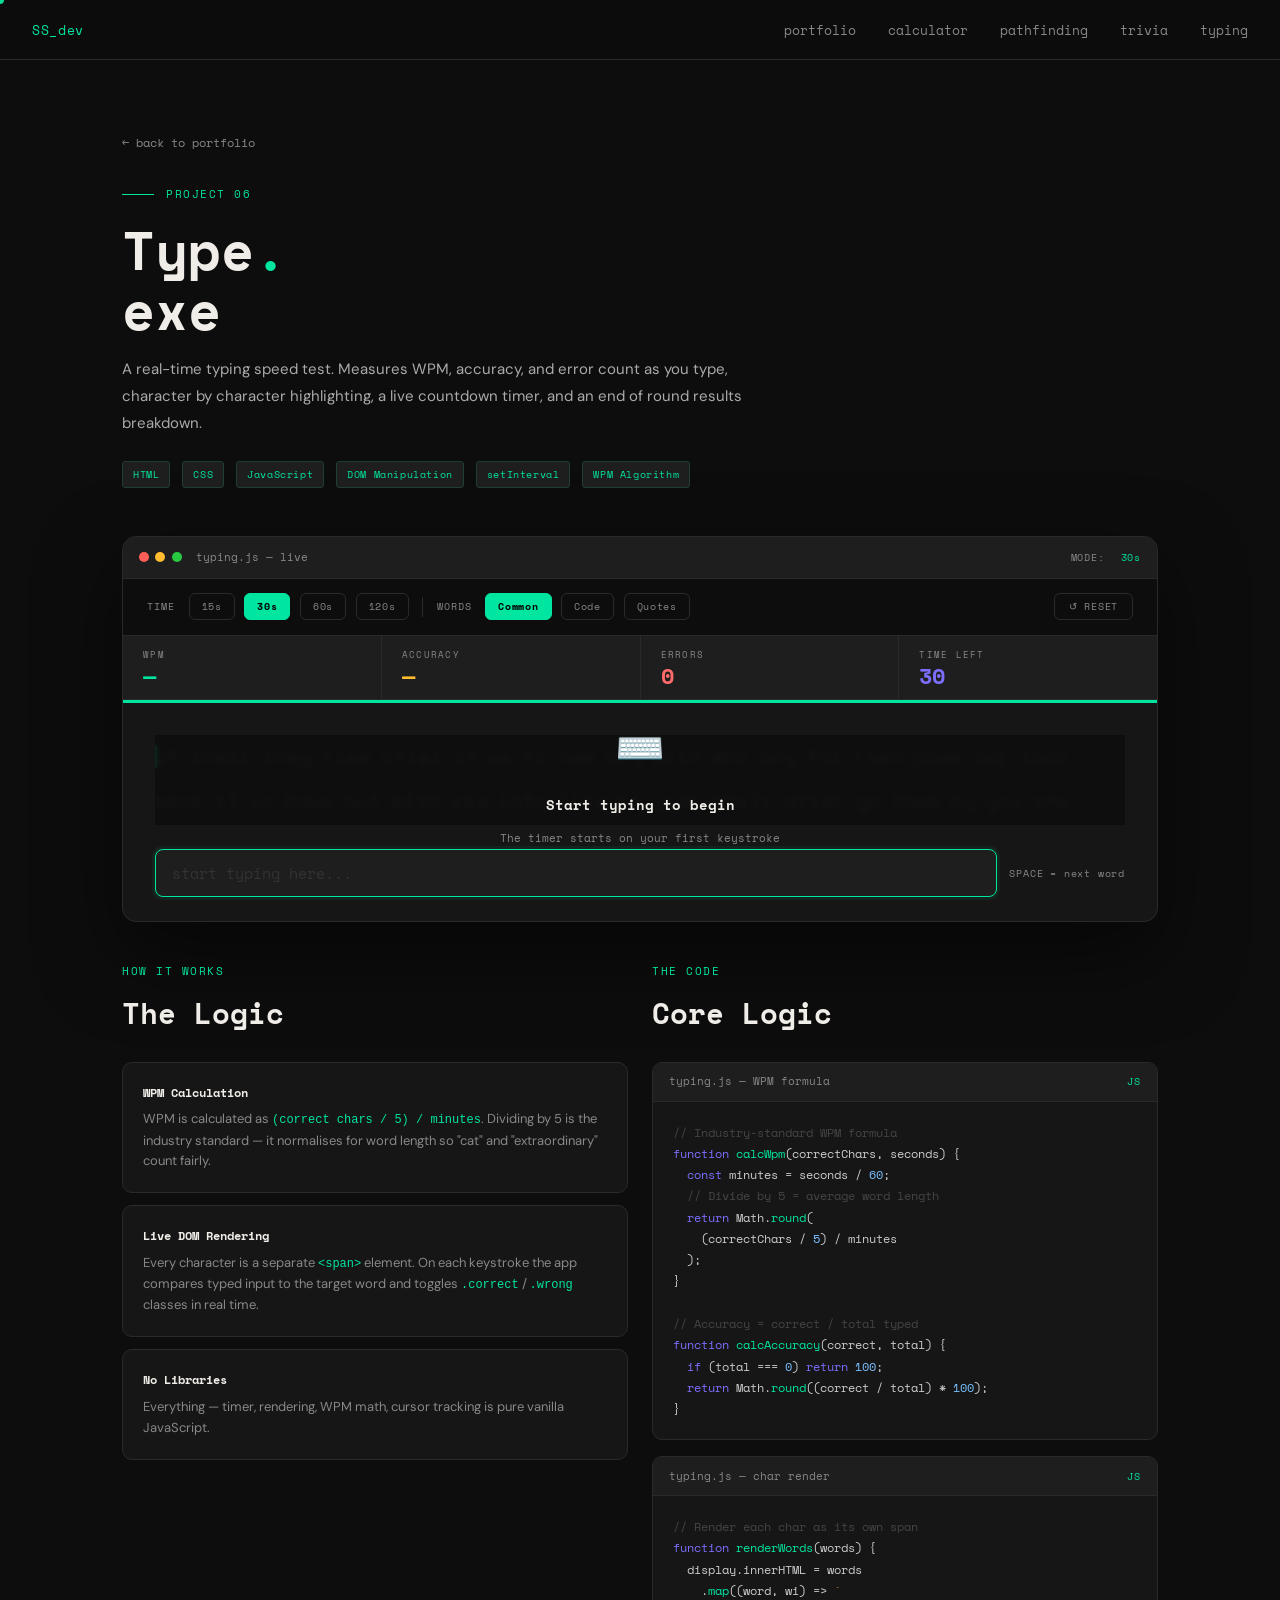
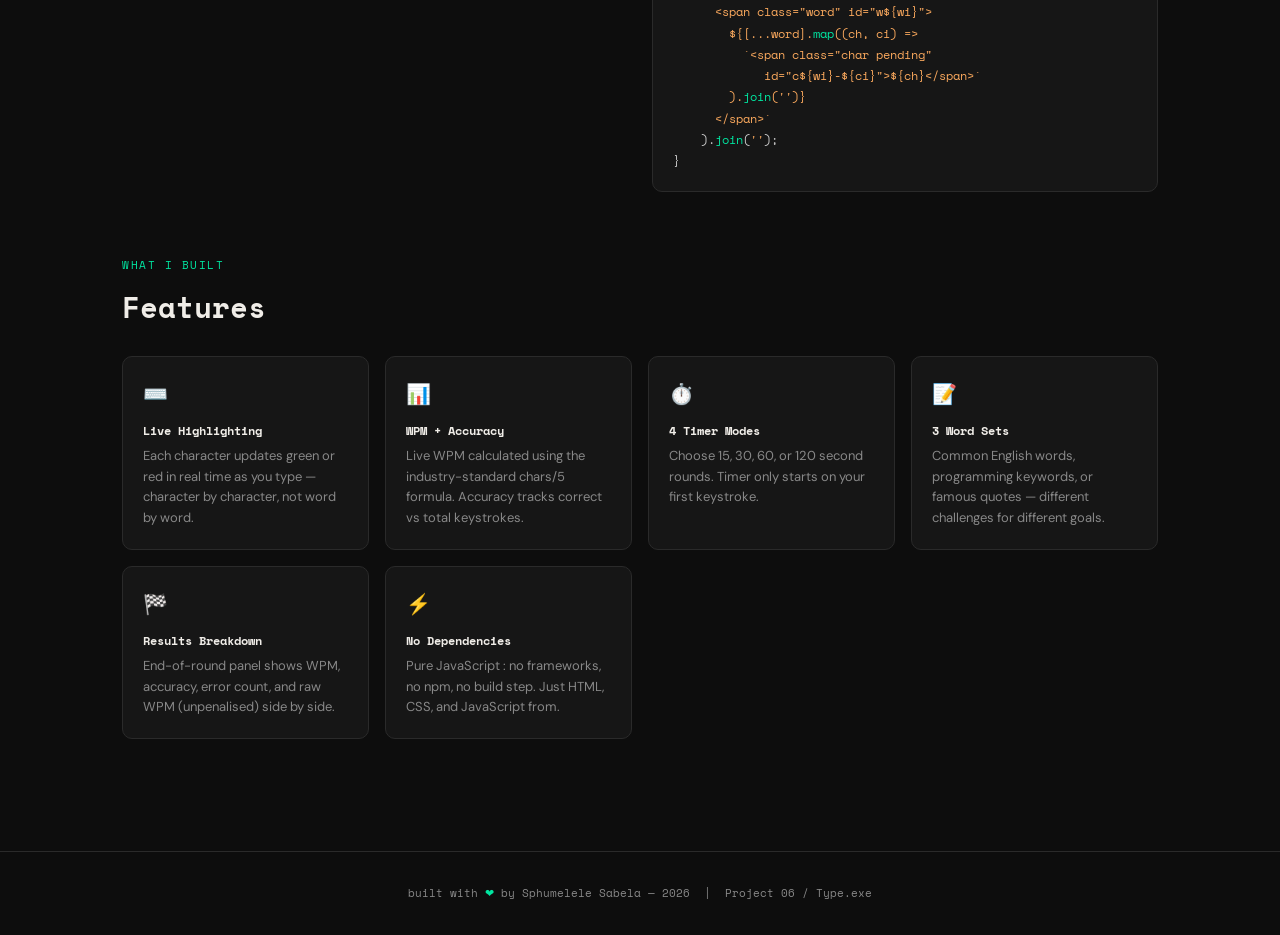
<file: typing/typing.html>
<!DOCTYPE html>
<html lang="en">
<head>
<meta charset="UTF-8">
<meta name="viewport" content="width=device-width, initial-scale=1.0">
<title>Type.exe — Portfolio</title>
<link href="https://fonts.googleapis.com/css2?family=Space+Mono:wght@400;700&family=DM+Sans:wght@300;400;500;600&display=swap" rel="stylesheet">
<link rel="stylesheet" href="typing.css">
</head>
<body>


<div id="cursor"></div>

<nav>
  <a href="../portfolio/sphumelele_portfolio.html" class="nav-logo">SS_dev</a>
  <ul class="nav-links">
    <li><a href="../portfolio/sphumelele_portfolio.html">portfolio</a></li>
    <li><a href="../calculator/calculator.html">calculator</a></li>
    <li><a href="../pathfinding/pathfinding.html">pathfinding</a></li>
    <li><a href="../trivia/trivia.html">trivia</a></li>
    <li><a href="../typing/typing.html">typing</a></li>
  </ul>
</nav>

<div class="page">

  <a href="../portfolio/sphumelele_portfolio.html" class="back-link">← back to portfolio</a>

  <div class="project-tag">project 06</div>
  <h1 class="project-title">Type<span>.</span><br>exe</h1>
  <p class="project-desc">
    A real-time typing speed test. Measures WPM, accuracy, and error count as you type,  character by character highlighting, a live countdown timer, and an end of round results breakdown.
  </p>
  <div class="project-meta">
    <span class="meta-tag">HTML</span>
    <span class="meta-tag">CSS</span>
    <span class="meta-tag">JavaScript</span>
    <span class="meta-tag">DOM Manipulation</span>
    <span class="meta-tag">setInterval</span>
    <span class="meta-tag">WPM Algorithm</span>
  </div>

  <!-- APP -->
  <div class="app-shell fade-in">
    <div class="app-titlebar">
      <div class="dot dot-r"></div><div class="dot dot-y"></div><div class="dot dot-g"></div>
      <span class="app-titlebar-name">typing.js — live</span>
      <div class="app-titlebar-right">
        MODE: <span id="modeLabel">30s</span>
      </div>
    </div>

    <!-- CONFIG -->
    <div class="config-bar">
      <span class="config-label">TIME</span>
      <button class="mode-btn" data-time="15">15s</button>
      <button class="mode-btn active" data-time="30">30s</button>
      <button class="mode-btn" data-time="60">60s</button>
      <button class="mode-btn" data-time="120">120s</button>
      <div class="divider"></div>
      <span class="config-label">WORDS</span>
      <button class="mode-btn active" data-words="common">Common</button>
      <button class="mode-btn" data-words="code">Code</button>
      <button class="mode-btn" data-words="quotes">Quotes</button>
      <button class="reset-btn" onclick="resetTest()">↺ RESET</button>
    </div>

    <!-- STATS -->
    <div class="stats-bar">
      <div class="stat-cell">
        <div class="stat-label">WPM</div>
        <div class="stat-val green" id="statWpm">—</div>
      </div>
      <div class="stat-cell">
        <div class="stat-label">Accuracy</div>
        <div class="stat-val yellow" id="statAcc">—</div>
      </div>
      <div class="stat-cell">
        <div class="stat-label">Errors</div>
        <div class="stat-val red" id="statErr">0</div>
      </div>
      <div class="stat-cell">
        <div class="stat-label">Time Left</div>
        <div class="stat-val purple" id="statTime">30</div>
      </div>
    </div>
    <div class="timer-track">
      <div class="timer-fill" id="timerFill"></div>
    </div>

    <!-- TYPING ZONE -->
    <div class="typing-zone">
      <div class="typing-zone-wrap">
        <div class="word-display" id="wordDisplay"></div>
        <div class="idle-overlay" id="idleOverlay">
          <div class="idle-icon">⌨️</div>
          <div class="idle-title">Start typing to begin</div>
          <div class="idle-sub">The timer starts on your first keystroke</div>
        </div>
      </div>
      <div class="input-row">
        <input type="text" id="typeInput" placeholder="start typing here..." autocomplete="off" autocorrect="off" autocapitalize="off" spellcheck="false">
        <span class="input-hint">SPACE = next word</span>
      </div>
    </div>

    <!-- RESULTS PANEL -->
    <div class="results-panel" id="resultsPanel">
      <div class="results-inner">
        <div class="result-cell">
          <div class="result-label">WPM</div>
          <div class="result-val green" id="resWpm">0</div>
          <div class="result-unit">words / min</div>
        </div>
        <div class="result-cell">
          <div class="result-label">Accuracy</div>
          <div class="result-val yellow" id="resAcc">0%</div>
          <div class="result-unit">correct chars</div>
        </div>
        <div class="result-cell">
          <div class="result-label">Errors</div>
          <div class="result-val red" id="resErr">0</div>
          <div class="result-unit">wrong chars</div>
        </div>
        <div class="result-cell">
          <div class="result-label">Raw WPM</div>
          <div class="result-val purple" id="resRaw">0</div>
          <div class="result-unit">unpenalised</div>
        </div>
      </div>
      <div class="results-actions">
        <div class="results-msg" id="resultsMsg"></div>
        <button class="retry-btn" onclick="resetTest()">TRY AGAIN →</button>
      </div>
    </div>

  </div>

  <!-- BOTTOM -->
  <div class="bottom-layout fade-in">
    <div>
      <div class="section-label">how it works</div>
      <h2 class="section-title">The Logic</h2>
      <div style="display:flex; flex-direction:column; gap:0.75rem;">
        <div style="background:var(--surface); border:1px solid var(--border); border-radius:10px; padding:1.25rem;">
          <div style="font-family:var(--mono); font-size:12px; font-weight:700; color:var(--text); margin-bottom:0.4rem;">WPM Calculation</div>
          <div style="font-size:13px; color:var(--muted); line-height:1.6;">WPM is calculated as <code style="color:var(--accent); font-size:12px;">(correct chars / 5) / minutes</code>. Dividing by 5 is the industry standard — it normalises for word length so "cat" and "extraordinary" count fairly.</div>
        </div>
        <div style="background:var(--surface); border:1px solid var(--border); border-radius:10px; padding:1.25rem;">
          <div style="font-family:var(--mono); font-size:12px; font-weight:700; color:var(--text); margin-bottom:0.4rem;">Live DOM Rendering</div>
          <div style="font-size:13px; color:var(--muted); line-height:1.6;">Every character is a separate <code style="color:var(--accent); font-size:12px;">&lt;span&gt;</code> element. On each keystroke the app compares typed input to the target word and toggles <code style="color:var(--accent); font-size:12px;">.correct</code> / <code style="color:var(--accent); font-size:12px;">.wrong</code> classes in real time.</div>
        </div>
        <div style="background:var(--surface); border:1px solid var(--border); border-radius:10px; padding:1.25rem;">
          <div style="font-family:var(--mono); font-size:12px; font-weight:700; color:var(--text); margin-bottom:0.4rem;">No Libraries</div>
          <div style="font-size:13px; color:var(--muted); line-height:1.6;">Everything — timer, rendering, WPM math, cursor tracking is pure vanilla JavaScript.</div>
        </div>
      </div>
    </div>

    <div>
      <div class="section-label">the code</div>
      <h2 class="section-title">Core Logic</h2>
      <div class="code-block">
        <div class="code-block-header">
          <span class="code-block-title">typing.js — WPM formula</span>
          <span class="code-block-lang">JS</span>
        </div>
        <div class="code-content"><span class="cm">// Industry-standard WPM formula</span>
<span class="kw">function</span> <span class="fn-name">calcWpm</span>(correctChars, seconds) {
  <span class="kw">const</span> minutes = seconds / <span class="num">60</span>;
  <span class="cm">// Divide by 5 = average word length</span>
  <span class="kw">return</span> Math.<span class="fn-name">round</span>(
    (correctChars / <span class="num">5</span>) / minutes
  );
}

<span class="cm">// Accuracy = correct / total typed</span>
<span class="kw">function</span> <span class="fn-name">calcAccuracy</span>(correct, total) {
  <span class="kw">if</span> (total === <span class="num">0</span>) <span class="kw">return</span> <span class="num">100</span>;
  <span class="kw">return</span> Math.<span class="fn-name">round</span>((correct / total) * <span class="num">100</span>);
}</div>
      </div>
      <div class="code-block">
        <div class="code-block-header">
          <span class="code-block-title">typing.js — char render</span>
          <span class="code-block-lang">JS</span>
        </div>
        <div class="code-content"><span class="cm">// Render each char as its own span</span>
<span class="kw">function</span> <span class="fn-name">renderWords</span>(words) {
  display.innerHTML = words
    .<span class="fn-name">map</span>((word, wi) => <span class="str">`
      &lt;span class="word" id="w${wi}"&gt;
        ${[...word].<span class="fn-name">map</span>((ch, ci) =>
          <span class="str">`&lt;span class="char pending"
             id="c${wi}-${ci}"&gt;${ch}&lt;/span&gt;`</span>
        ).<span class="fn-name">join</span>(<span class="str">''</span>)}
      &lt;/span&gt;`</span>
    ).<span class="fn-name">join</span>(<span class="str">''</span>);
}</div>
      </div>
    </div>
  </div>

  <!-- FEATURES -->
  <div class="fade-in">
    <div class="section-label">what I built</div>
    <h2 class="section-title">Features</h2>
    <div class="features-grid">
      <div class="feature-card">
        <div class="feature-icon">⌨️</div>
        <div class="feature-name">Live Highlighting</div>
        <div class="feature-desc">Each character updates green or red in real time as you type — character by character, not word by word.</div>
      </div>
      <div class="feature-card">
        <div class="feature-icon">📊</div>
        <div class="feature-name">WPM + Accuracy</div>
        <div class="feature-desc">Live WPM calculated using the industry-standard chars/5 formula. Accuracy tracks correct vs total keystrokes.</div>
      </div>
      <div class="feature-card">
        <div class="feature-icon">⏱️</div>
        <div class="feature-name">4 Timer Modes</div>
        <div class="feature-desc">Choose 15, 30, 60, or 120 second rounds. Timer only starts on your first keystroke.</div>
      </div>
      <div class="feature-card">
        <div class="feature-icon">📝</div>
        <div class="feature-name">3 Word Sets</div>
        <div class="feature-desc">Common English words, programming keywords, or famous quotes — different challenges for different goals.</div>
      </div>
      <div class="feature-card">
        <div class="feature-icon">🏁</div>
        <div class="feature-name">Results Breakdown</div>
        <div class="feature-desc">End-of-round panel shows WPM, accuracy, error count, and raw WPM (unpenalised) side by side.</div>
      </div>
      <div class="feature-card">
        <div class="feature-icon">⚡</div>
        <div class="feature-name">No Dependencies</div>
        <div class="feature-desc">Pure JavaScript : no frameworks, no npm, no build step. Just HTML, CSS, and JavaScript from.</div>
      </div>
    </div>
  </div>

</div>

<footer>
  built with <span>❤</span> by Sphumelele Sabela — 2026 &nbsp;|&nbsp; Project 06 / Type.exe
</footer>

<script src="typing.js"></script>
</body>
</html>
</file>
<file: calculator/calculator.css>
*, *::before, *::after { box-sizing: border-box; margin: 0; padding: 0; }

  :root {
    --bg: #0d0d0d;
    --surface: #161616;
    --surface2: #1e1e1e;
    --surface3: #242424;
    --border: #2a2a2a;
    --accent: #00e5a0;
    --accent2: #7c6fff;
    --text: #f0ede8;
    --muted: #888;
    --mono: 'Space Mono', monospace;
    --sans: 'DM Sans', sans-serif;
  }

  html { scroll-behavior: smooth; }

  body {
    background: var(--bg);
    color: var(--text);
    font-family: var(--sans);
    font-size: 16px;
    line-height: 1.7;
    overflow-x: hidden;
    min-height: 100vh;
  }

  /* ─── CURSOR ─── */
  #cursor {
    pointer-events: none;
    position: fixed;
    width: 8px; height: 8px;
    background: var(--accent);
    border-radius: 50%;
    z-index: 9999;
    transform: translate(-50%, -50%);
    transition: width 0.2s, height 0.2s;
    mix-blend-mode: difference;
  }

  /* ─── NAV ─── */
  nav {
    position: fixed;
    top: 0; left: 0; right: 0;
    z-index: 100;
    display: flex;
    align-items: center;
    justify-content: space-between;
    padding: 1rem 2rem;
    background: rgba(13,13,13,0.85);
    backdrop-filter: blur(10px);
    border-bottom: 1px solid var(--border);
  }
  .nav-logo {
    font-family: var(--mono);
    font-size: 13px;
    color: var(--accent);
    letter-spacing: 0.05em;
    text-decoration: none;
  }
  .nav-links { display: flex; gap: 2rem; list-style: none; align-items: center; }
  .nav-links a {
    font-size: 13px;
    font-family: var(--mono);
    color: var(--muted);
    text-decoration: none;
    transition: color 0.2s;
  }
  .nav-links a:hover, .nav-links a.active { color: var(--accent); }

  /* ─── PAGE WRAPPER ─── */
  .page {
    max-width: 960px;
    margin: 0 auto;
    padding: 8rem 2rem 4rem;
  }

  /* ─── HERO ─── */
  .project-tag {
    font-family: var(--mono);
    font-size: 11px;
    letter-spacing: 0.14em;
    color: var(--accent);
    text-transform: uppercase;
    display: flex;
    align-items: center;
    gap: 0.75rem;
    margin-bottom: 1rem;
  }
  .project-tag::before {
    content: '';
    display: inline-block;
    width: 32px; height: 1px;
    background: var(--accent);
  }
  h1.project-title {
    font-family: var(--mono);
    font-size: clamp(2rem, 5vw, 3.6rem);
    font-weight: 700;
    line-height: 1.1;
    margin-bottom: 1rem;
  }
  h1.project-title span { color: var(--accent); }
  .project-desc {
    max-width: 560px;
    color: #aaa;
    font-size: 15px;
    line-height: 1.8;
    margin-bottom: 2rem;
  }
  .project-meta {
    display: flex;
    gap: 1rem;
    flex-wrap: wrap;
    margin-bottom: 3.5rem;
  }
  .meta-tag {
    font-family: var(--mono);
    font-size: 10px;
    padding: 4px 10px;
    border-radius: 3px;
    background: var(--surface2);
    color: var(--accent);
    border: 1px solid #1f3d30;
    letter-spacing: 0.06em;
  }

  /* ─── CALCULATOR SHOWCASE ─── */
  .showcase {
    display: grid;
    grid-template-columns: 1fr 1fr;
    gap: 2rem;
    align-items: start;
    margin-bottom: 4rem;
  }
  @media (max-width: 700px) {
    .showcase { grid-template-columns: 1fr; }
  }

  /* ─── CALCULATOR ─── */
  .calc-wrapper {
    background: var(--surface);
    border: 1px solid var(--border);
    border-radius: 16px;
    overflow: hidden;
    box-shadow: 0 24px 80px rgba(0,0,0,0.5);
    position: sticky;
    top: 6rem;
  }
  .calc-titlebar {
    display: flex;
    align-items: center;
    gap: 0.4rem;
    padding: 0.7rem 1rem;
    background: var(--surface2);
    border-bottom: 1px solid var(--border);
  }
  .dot { width: 10px; height: 10px; border-radius: 50%; }
  .dot-r { background: #ff5f57; }
  .dot-y { background: #febc2e; }
  .dot-g { background: #28c840; }
  .calc-titlebar-name {
    font-family: var(--mono);
    font-size: 11px;
    color: var(--muted);
    margin-left: 0.5rem;
  }

  /* Display */
  .calc-display {
    background: #0a0a0a;
    padding: 1.5rem 1.5rem 1rem;
    border-bottom: 1px solid var(--border);
    min-height: 110px;
    display: flex;
    flex-direction: column;
    justify-content: flex-end;
    align-items: flex-end;
    gap: 0.25rem;
  }
  .calc-expression {
    font-family: var(--mono);
    font-size: 12px;
    color: var(--muted);
    min-height: 18px;
    text-align: right;
    word-break: break-all;
    max-width: 100%;
  }
  .calc-result {
    font-family: var(--mono);
    font-size: 2.4rem;
    font-weight: 700;
    color: var(--text);
    text-align: right;
    word-break: break-all;
    transition: color 0.15s;
    line-height: 1;
  }
  .calc-result.accent { color: var(--accent); }

  /* Mode switch */
  .calc-mode {
    display: flex;
    gap: 0;
    margin: 0.75rem 1rem;
    background: var(--surface2);
    border: 1px solid var(--border);
    border-radius: 6px;
    overflow: hidden;
  }
  .mode-btn {
    flex: 1;
    font-family: var(--mono);
    font-size: 10px;
    letter-spacing: 0.08em;
    padding: 6px;
    background: none;
    border: none;
    color: var(--muted);
    cursor: pointer;
    transition: all 0.15s;
  }
  .mode-btn.active { background: var(--surface3); color: var(--accent); }

  /* Buttons */
  .calc-buttons {
    display: grid;
    grid-template-columns: repeat(4, 1fr);
    gap: 1px;
    background: var(--border);
    border-top: 1px solid var(--border);
  }
  .calc-btn {
    font-family: var(--mono);
    font-size: 14px;
    font-weight: 700;
    padding: 1.1rem 0.5rem;
    background: var(--surface);
    border: none;
    color: var(--text);
    cursor: pointer;
    transition: background 0.1s, color 0.1s, transform 0.08s;
    user-select: none;
    text-align: center;
  }
  .calc-btn:active { transform: scale(0.93); }
  .calc-btn:hover { background: var(--surface2); }
  .calc-btn.op { color: var(--accent2); }
  .calc-btn.fn { color: var(--muted); font-size: 11px; }
  .calc-btn.eq {
    background: var(--accent);
    color: #000;
  }
  .calc-btn.eq:hover { background: #00c98a; }
  .calc-btn.zero { grid-column: span 2; }
  .calc-btn.clear { color: #ff6b6b; }

  /* Scientific mode buttons */
  .sci-buttons {
    display: none;
    grid-template-columns: repeat(4, 1fr);
    gap: 1px;
    background: var(--border);
    border-bottom: 1px solid var(--border);
  }
  .sci-buttons.visible { display: grid; }
  .sci-btn {
    font-family: var(--mono);
    font-size: 10px;
    padding: 0.7rem 0.25rem;
    background: #111;
    border: none;
    color: var(--accent2);
    cursor: pointer;
    transition: background 0.1s;
    text-align: center;
  }
  .sci-btn:hover { background: #1a1a1a; }
  .sci-btn:active { transform: scale(0.93); }

  /* ─── CODE PANEL ─── */
  .code-panel {
    display: flex;
    flex-direction: column;
    gap: 1.25rem;
  }
  .code-block {
    background: var(--surface);
    border: 1px solid var(--border);
    border-radius: 10px;
    overflow: hidden;
  }
  .code-block-header {
    display: flex;
    align-items: center;
    justify-content: space-between;
    padding: 0.6rem 1rem;
    background: var(--surface2);
    border-bottom: 1px solid var(--border);
  }
  .code-block-title {
    font-family: var(--mono);
    font-size: 11px;
    color: var(--muted);
  }
  .code-block-lang {
    font-family: var(--mono);
    font-size: 10px;
    color: var(--accent);
    letter-spacing: 0.08em;
  }
  .code-content {
    padding: 1.25rem;
    font-family: var(--mono);
    font-size: 12px;
    line-height: 1.8;
    color: #ccc;
    overflow-x: auto;
    white-space: pre;
  }
  .kw { color: var(--accent2); }
  .fn-name { color: var(--accent); }
  .str { color: #f9a85d; }
  .cm { color: #555; }
  .num { color: #79c0ff; }

  /* ─── FEATURES SECTION ─── */
  .section-label {
    font-family: var(--mono);
    font-size: 11px;
    letter-spacing: 0.14em;
    color: var(--accent);
    text-transform: uppercase;
    margin-bottom: 0.5rem;
  }
  .section-title {
    font-family: var(--mono);
    font-size: clamp(1.4rem, 3vw, 2rem);
    font-weight: 700;
    margin-bottom: 2rem;
  }
  .features-grid {
    display: grid;
    grid-template-columns: repeat(auto-fit, minmax(220px, 1fr));
    gap: 1rem;
    margin-bottom: 4rem;
  }
  .feature-card {
    background: var(--surface);
    border: 1px solid var(--border);
    border-radius: 10px;
    padding: 1.25rem;
    transition: border-color 0.2s, transform 0.2s;
  }
  .feature-card:hover { border-color: var(--accent); transform: translateY(-2px); }
  .feature-icon {
    font-size: 20px;
    margin-bottom: 0.75rem;
  }
  .feature-name {
    font-family: var(--mono);
    font-size: 13px;
    font-weight: 700;
    color: var(--text);
    margin-bottom: 0.4rem;
  }
  .feature-desc { font-size: 13px; color: var(--muted); line-height: 1.6; }

  /* ─── HISTORY LOG ─── */
  .history-section { margin-bottom: 4rem; }
  .history-box {
    background: var(--surface);
    border: 1px solid var(--border);
    border-radius: 10px;
    overflow: hidden;
  }
  .history-header {
    display: flex;
    align-items: center;
    justify-content: space-between;
    padding: 0.75rem 1.25rem;
    background: var(--surface2);
    border-bottom: 1px solid var(--border);
  }
  .history-title {
    font-family: var(--mono);
    font-size: 12px;
    color: var(--muted);
  }
  .history-clear {
    font-family: var(--mono);
    font-size: 10px;
    color: #ff6b6b;
    background: none;
    border: none;
    cursor: pointer;
    letter-spacing: 0.06em;
  }
  .history-list {
    padding: 0.5rem 0;
    max-height: 200px;
    overflow-y: auto;
  }
  .history-item {
    display: flex;
    justify-content: space-between;
    align-items: center;
    padding: 0.6rem 1.25rem;
    border-bottom: 1px solid var(--border);
    transition: background 0.15s;
    cursor: pointer;
  }
  .history-item:last-child { border-bottom: none; }
  .history-item:hover { background: var(--surface2); }
  .history-expr { font-family: var(--mono); font-size: 12px; color: var(--muted); }
  .history-val { font-family: var(--mono); font-size: 13px; color: var(--accent); font-weight: 700; }
  .history-empty {
    padding: 2rem;
    text-align: center;
    font-family: var(--mono);
    font-size: 12px;
    color: #444;
  }

  /* ─── BACK LINK ─── */
  .back-link {
    display: inline-flex;
    align-items: center;
    gap: 0.5rem;
    font-family: var(--mono);
    font-size: 12px;
    color: var(--muted);
    text-decoration: none;
    margin-bottom: 2rem;
    transition: color 0.2s;
  }
  .back-link:hover { color: var(--accent); }

  /* ─── FOOTER ─── */
  footer {
    border-top: 1px solid var(--border);
    padding: 2rem;
    text-align: center;
    font-family: var(--mono);
    font-size: 11px;
    color: var(--muted);
  }
  footer span { color: var(--accent); }

  /* ─── SCROLLBAR ─── */
  ::-webkit-scrollbar { width: 4px; }
  ::-webkit-scrollbar-track { background: var(--bg); }
  ::-webkit-scrollbar-thumb { background: var(--border); border-radius: 2px; }

  /* ─── FADE IN ─── */
  .fade-in { opacity: 0; transform: translateY(16px); transition: opacity 0.5s ease, transform 0.5s ease; }
  .fade-in.visible { opacity: 1; transform: none; }

  /* ─── RIPPLE ─── */
  .ripple-container { position: relative; overflow: hidden; }
  .ripple {
    position: absolute;
    border-radius: 50%;
    background: rgba(0, 229, 160, 0.18);
    animation: ripple-anim 0.4s ease-out forwards;
    pointer-events: none;
  }
  @keyframes ripple-anim {
    from { width: 0; height: 0; opacity: 1; transform: translate(-50%, -50%); }
    to   { width: 100px; height: 100px; opacity: 0; transform: translate(-50%, -50%); }
  }

  @media (max-width: 600px) {
    nav { padding: 1rem; }
    .page { padding: 7rem 1.25rem 3rem; }
    .calc-result { font-size: 1.8rem; }
  }
</file>
<file: pathfinding/pathfinding.css>
*, *::before, *::after { box-sizing: border-box; margin: 0; padding: 0; }

  :root {
    --bg: #0d0d0d;
    --surface: #161616;
    --surface2: #1e1e1e;
    --surface3: #242424;
    --border: #2a2a2a;
    --accent: #00e5a0;
    --accent2: #7c6fff;
    --text: #f0ede8;
    --muted: #888;
    --mono: 'Space Mono', monospace;
    --sans: 'DM Sans', sans-serif;

    /* grid cell colors */
    --cell-empty: #161616;
    --cell-wall: #0a0a0a;
    --cell-start: #00e5a0;
    --cell-end: #ff6b6b;
    --cell-visited: #1a2a3a;
    --cell-frontier: #7c6fff;
    --cell-path: #00e5a0;
  }

  html { scroll-behavior: smooth; }

  body {
    background: var(--bg);
    color: var(--text);
    font-family: var(--sans);
    font-size: 16px;
    line-height: 1.7;
    overflow-x: hidden;
    min-height: 100vh;
  }

  /* ─── CURSOR ─── */
  #cursor {
    pointer-events: none;
    position: fixed;
    width: 8px; height: 8px;
    background: var(--accent);
    border-radius: 50%;
    z-index: 9999;
    transform: translate(-50%, -50%);
    transition: width 0.2s, height 0.2s;
    mix-blend-mode: difference;
  }

  /* ─── NAV ─── */
  nav {
    position: fixed;
    top: 0; left: 0; right: 0;
    z-index: 100;
    display: flex;
    align-items: center;
    justify-content: space-between;
    padding: 1rem 2rem;
    background: rgba(13,13,13,0.9);
    backdrop-filter: blur(10px);
    border-bottom: 1px solid var(--border);
  }
  .nav-logo { font-family: var(--mono); font-size: 13px; color: var(--accent); letter-spacing: 0.05em; text-decoration: none; }
  .nav-links { display: flex; gap: 2rem; list-style: none; align-items: center; }
  .nav-links a { font-size: 13px; font-family: var(--mono); color: var(--muted); text-decoration: none; transition: color 0.2s; }
  .nav-links a:hover, .nav-links a.active { color: var(--accent); }

  /* ─── PAGE ─── */
  .page { max-width: 1100px; margin: 0 auto; padding: 8rem 2rem 4rem; }

  .back-link {
    display: inline-flex; align-items: center; gap: 0.5rem;
    font-family: var(--mono); font-size: 12px; color: var(--muted);
    text-decoration: none; margin-bottom: 2rem; transition: color 0.2s;
  }
  .back-link:hover { color: var(--accent); }

  /* ─── HEADER ─── */
  .project-tag {
    font-family: var(--mono); font-size: 11px; letter-spacing: 0.14em;
    color: var(--accent); text-transform: uppercase;
    display: flex; align-items: center; gap: 0.75rem; margin-bottom: 1rem;
  }
  .project-tag::before { content: ''; display: inline-block; width: 32px; height: 1px; background: var(--accent); }
  h1.project-title {
    font-family: var(--mono); font-size: clamp(2rem, 5vw, 3.4rem);
    font-weight: 700; line-height: 1.1; margin-bottom: 1rem;
  }
  h1.project-title span { color: var(--accent); }
  .project-desc { max-width: 620px; color: #aaa; font-size: 15px; line-height: 1.8; margin-bottom: 1.5rem; }
  .project-meta { display: flex; gap: 0.75rem; flex-wrap: wrap; margin-bottom: 3rem; }
  .meta-tag {
    font-family: var(--mono); font-size: 10px; padding: 4px 10px;
    border-radius: 3px; background: var(--surface2); color: var(--accent);
    border: 1px solid #1f3d30; letter-spacing: 0.06em;
  }

  /* ─── VISUALISER SHELL ─── */
  .vis-shell {
    background: var(--surface);
    border: 1px solid var(--border);
    border-radius: 14px;
    overflow: hidden;
    margin-bottom: 2.5rem;
    box-shadow: 0 32px 80px rgba(0,0,0,0.5);
  }
  .vis-titlebar {
    display: flex; align-items: center; gap: 0.4rem;
    padding: 0.7rem 1rem; background: var(--surface2);
    border-bottom: 1px solid var(--border);
  }
  .dot { width: 10px; height: 10px; border-radius: 50%; }
  .dot-r { background: #ff5f57; } .dot-y { background: #febc2e; } .dot-g { background: #28c840; }
  .vis-titlebar-name { font-family: var(--mono); font-size: 11px; color: var(--muted); margin-left: 0.5rem; }
  .vis-titlebar-status { margin-left: auto; font-family: var(--mono); font-size: 10px; color: var(--accent); letter-spacing: 0.08em; }

  /* ─── CONTROLS ─── */
  .controls {
    display: flex; align-items: center; gap: 0.75rem; flex-wrap: wrap;
    padding: 0.85rem 1.25rem; background: var(--surface2);
    border-bottom: 1px solid var(--border);
  }
  .ctrl-group { display: flex; align-items: center; gap: 0.5rem; }
  .ctrl-label { font-family: var(--mono); font-size: 10px; color: var(--muted); letter-spacing: 0.08em; white-space: nowrap; }
  .ctrl-select {
    font-family: var(--mono); font-size: 11px; padding: 5px 8px;
    background: var(--surface3); border: 1px solid var(--border);
    color: var(--text); border-radius: 5px; cursor: pointer; outline: none;
    transition: border-color 0.2s;
  }
  .ctrl-select:focus { border-color: var(--accent); }
  .ctrl-divider { width: 1px; height: 20px; background: var(--border); margin: 0 0.25rem; }
  .btn {
    font-family: var(--mono); font-size: 11px; letter-spacing: 0.08em;
    padding: 6px 14px; border-radius: 5px; cursor: pointer;
    border: none; transition: all 0.15s; white-space: nowrap;
  }
  .btn-primary { background: var(--accent); color: #000; font-weight: 700; }
  .btn-primary:hover { background: #00c98a; }
  .btn-primary:disabled { background: #1a3a2a; color: #2a5a4a; cursor: not-allowed; }
  .btn-outline { background: none; border: 1px solid var(--border); color: var(--muted); }
  .btn-outline:hover { border-color: var(--accent); color: var(--accent); }
  .btn-danger { background: none; border: 1px solid #3a1a1a; color: #ff6b6b; }
  .btn-danger:hover { background: #ff6b6b22; }
  .speed-group { display: flex; align-items: center; gap: 0.5rem; margin-left: auto; }
  .speed-slider {
    -webkit-appearance: none; appearance: none;
    width: 80px; height: 3px; border-radius: 2px;
    background: var(--border); outline: none; cursor: pointer;
  }
  .speed-slider::-webkit-slider-thumb {
    -webkit-appearance: none; width: 12px; height: 12px;
    background: var(--accent); border-radius: 50%; cursor: pointer;
  }

  /* ─── GRID ─── */
  .grid-container {
    padding: 1.25rem;
    display: flex; justify-content: center;
    background: var(--bg);
    user-select: none;
  }
  #grid {
    display: inline-grid;
    gap: 1px;
    background: #111;
    border: 1px solid #111;
    border-radius: 6px;
    overflow: hidden;
    cursor: crosshair;
  }
  .cell {
    width: 22px; height: 22px;
    background: var(--cell-empty);
    transition: background 0.05s;
    position: relative;
  }
  .cell.wall { background: #0d0d0d; box-shadow: inset 0 0 0 1px #1a1a1a; }
  .cell.start { background: var(--accent); }
  .cell.end { background: #ff6b6b; }
  .cell.visited { background: var(--cell-visited); animation: visitPop 0.15s ease both; }
  .cell.frontier { background: var(--accent2); opacity: 0.7; }
  .cell.path {
    background: var(--accent);
    animation: pathGlow 0.3s ease both;
    box-shadow: 0 0 8px rgba(0,229,160,0.4);
  }
  .cell.start-node::after { content: '▶'; font-size: 10px; position: absolute; top:50%; left:50%; transform:translate(-50%,-50%); color:#000; }
  .cell.end-node::after  { content: '◉'; font-size: 10px; position: absolute; top:50%; left:50%; transform:translate(-50%,-50%); color:#000; }

  @keyframes visitPop {
    0%   { transform: scale(0.3); background: var(--accent2); opacity: 0.5; }
    60%  { transform: scale(1.1); }
    100% { transform: scale(1);   background: var(--cell-visited); opacity: 1; }
  }
  @keyframes pathGlow {
    0%   { transform: scale(0.5); }
    70%  { transform: scale(1.2); }
    100% { transform: scale(1); }
  }

  /* ─── STATS BAR ─── */
  .stats-bar {
    display: flex; gap: 1.5rem; flex-wrap: wrap;
    padding: 0.75rem 1.25rem;
    border-top: 1px solid var(--border);
    background: var(--surface2);
  }
  .stat { display: flex; flex-direction: column; }
  .stat-label { font-family: var(--mono); font-size: 9px; color: var(--muted); letter-spacing: 0.1em; text-transform: uppercase; }
  .stat-val { font-family: var(--mono); font-size: 16px; font-weight: 700; color: var(--text); }
  .stat-val.green { color: var(--accent); }
  .stat-val.purple { color: var(--accent2); }
  .stat-val.red { color: #ff6b6b; }

  /* ─── LEGEND ─── */
  .legend {
    display: flex; gap: 1rem; flex-wrap: wrap; align-items: center;
    padding: 0.6rem 1.25rem; border-top: 1px solid var(--border);
    background: var(--surface);
  }
  .legend-item { display: flex; align-items: center; gap: 0.4rem; }
  .legend-dot { width: 12px; height: 12px; border-radius: 2px; flex-shrink: 0; }
  .legend-label { font-family: var(--mono); font-size: 10px; color: var(--muted); }

  /* ─── MODE HINT ─── */
  .mode-hint {
    padding: 0.5rem 1.25rem;
    background: var(--surface2);
    border-top: 1px solid var(--border);
    font-family: var(--mono); font-size: 11px; color: var(--muted);
  }
  .mode-hint span { color: var(--accent); }

  /* ─── LAYOUT: 2-COL ─── */
  .bottom-layout {
    display: grid;
    grid-template-columns: 1fr 1fr;
    gap: 1.5rem;
    margin-bottom: 3rem;
  }
  @media (max-width: 760px) { .bottom-layout { grid-template-columns: 1fr; } }

  /* ─── HOW IT WORKS ─── */
  .section-label { font-family: var(--mono); font-size: 11px; letter-spacing: 0.14em; color: var(--accent); text-transform: uppercase; margin-bottom: 0.5rem; }
  .section-title { font-family: var(--mono); font-size: clamp(1.3rem, 3vw, 1.8rem); font-weight: 700; margin-bottom: 1.5rem; }

  .algo-cards { display: flex; flex-direction: column; gap: 0.75rem; }
  .algo-card {
    background: var(--surface); border: 1px solid var(--border);
    border-radius: 10px; padding: 1rem 1.25rem;
    transition: border-color 0.2s, transform 0.15s; cursor: default;
  }
  .algo-card:hover { border-color: var(--accent2); transform: translateX(3px); }
  .algo-card.active-algo { border-color: var(--accent); }
  .algo-name { font-family: var(--mono); font-size: 13px; font-weight: 700; color: var(--text); margin-bottom: 0.3rem; }
  .algo-badge {
    display: inline-block; font-family: var(--mono); font-size: 9px;
    padding: 2px 7px; border-radius: 3px; margin-left: 0.5rem;
    letter-spacing: 0.06em;
  }
  .badge-optimal { background: #1a3a2a; color: var(--accent); }
  .badge-fast { background: #1a1a3a; color: var(--accent2); }
  .badge-no { background: #3a1a1a; color: #ff6b6b; }
  .algo-desc { font-size: 13px; color: var(--muted); line-height: 1.6; }

  /* ─── CODE BLOCK ─── */
  .code-block { background: var(--surface); border: 1px solid var(--border); border-radius: 10px; overflow: hidden; }
  .code-block-header {
    display: flex; align-items: center; justify-content: space-between;
    padding: 0.6rem 1rem; background: var(--surface2); border-bottom: 1px solid var(--border);
  }
  .code-block-title { font-family: var(--mono); font-size: 11px; color: var(--muted); }
  .code-block-lang { font-family: var(--mono); font-size: 10px; color: var(--accent); letter-spacing: 0.08em; }
  .code-content { padding: 1.25rem; font-family: var(--mono); font-size: 11.5px; line-height: 1.85; color: #ccc; overflow-x: auto; white-space: pre; }
  .kw { color: var(--accent2); } .fn-name { color: var(--accent); }
  .str { color: #f9a85d; } .cm { color: #444; } .num { color: #79c0ff; }

  /* ─── FEATURES ─── */
  .features-grid { display: grid; grid-template-columns: repeat(auto-fit, minmax(200px, 1fr)); gap: 1rem; margin-bottom: 3rem; }
  .feature-card {
    background: var(--surface); border: 1px solid var(--border); border-radius: 10px;
    padding: 1.25rem; transition: border-color 0.2s, transform 0.2s;
  }
  .feature-card:hover { border-color: var(--accent); transform: translateY(-2px); }
  .feature-icon { font-size: 20px; margin-bottom: 0.6rem; }
  .feature-name { font-family: var(--mono); font-size: 12px; font-weight: 700; color: var(--text); margin-bottom: 0.3rem; }
  .feature-desc { font-size: 13px; color: var(--muted); line-height: 1.6; }

  /* ─── FOOTER ─── */
  footer { border-top: 1px solid var(--border); padding: 2rem; text-align: center; font-family: var(--mono); font-size: 11px; color: var(--muted); }
  footer span { color: var(--accent); }

  /* ─── FADE IN ─── */
  .fade-in { opacity: 0; transform: translateY(16px); transition: opacity 0.5s ease, transform 0.5s ease; }
  .fade-in.visible { opacity: 1; transform: none; }

  ::-webkit-scrollbar { width: 4px; } ::-webkit-scrollbar-track { background: var(--bg); } ::-webkit-scrollbar-thumb { background: var(--border); border-radius: 2px; }

  @media (max-width: 600px) {
    nav { padding: 1rem; }
    .page { padding: 7rem 1rem 3rem; }
    .cell { width: 16px; height: 16px; }
    .controls { gap: 0.5rem; }
    .speed-group { margin-left: 0; }
  }
</file>
<file: portfolio/sphumelele_portfolio.css>
*, *::before, *::after { box-sizing: border-box; margin: 0; padding: 0; }

:root {
  --bg: #0d0d0d;
  --surface: #161616;
  --surface2: #1e1e1e;
  --border: #2a2a2a;
  --accent: #00e5a0;
  --accent2: #7c6fff;
  --text: #f0ede8;
  --muted: #888;
  --mono: 'Space Mono', monospace;
  --sans: 'DM Sans', sans-serif;
}

html { scroll-behavior: smooth; }

body {
  background: var(--bg);
  color: var(--text);
  font-family: var(--sans);
  font-size: 16px;
  line-height: 1.7;
  overflow-x: hidden;
}

/* ─── NAV ─── */
nav {
  position: fixed;
  top: 0; left: 0; right: 0;
  z-index: 100;
  display: flex;
  align-items: center;
  justify-content: space-between;
  padding: 1rem 2rem;
  background: rgba(13,13,13,0.85);
  backdrop-filter: blur(10px);
  border-bottom: 1px solid var(--border);
}
.nav-logo {
  font-family: var(--mono);
  font-size: 13px;
  color: var(--accent);
  letter-spacing: 0.05em;
  text-decoration: none;
}
.nav-links { display: flex; gap: 2rem; list-style: none; }
.nav-links a {
  font-size: 13px;
  font-family: var(--mono);
  color: var(--muted);
  text-decoration: none;
  transition: color 0.2s;
}
.nav-links a:hover, .nav-links a.active { color: var(--accent); }

/* ─── HERO ─── */
.hero {
  min-height: 100vh;
  display: flex;
  flex-direction: column;
  justify-content: center;
  padding: 7rem 2rem 4rem;
  max-width: 900px;
  margin: 0 auto;
  position: relative;
}
.hero-tag {
  font-family: var(--mono);
  font-size: 12px;
  color: var(--accent);
  letter-spacing: 0.12em;
  margin-bottom: 1.5rem;
  display: flex;
  align-items: center;
  gap: 0.75rem;
}
.hero-tag::before {
  content: '';
  display: inline-block;
  width: 32px;
  height: 1px;
  background: var(--accent);
}
h1.hero-name {
  font-family: var(--mono);
  font-size: clamp(2.8rem, 7vw, 5.5rem);
  font-weight: 700;
  line-height: 1.05;
  letter-spacing: -0.02em;
  margin-bottom: 0.5rem;
}
h1.hero-name span { color: var(--accent); }
.hero-title {
  font-size: clamp(1rem, 2.5vw, 1.4rem);
  color: var(--muted);
  font-weight: 300;
  margin-bottom: 2rem;
}
.hero-desc {
  max-width: 520px;
  font-size: 1rem;
  color: #aaa;
  margin-bottom: 2.5rem;
  line-height: 1.8;
}
.hero-cta {
  display: flex;
  gap: 1rem;
  flex-wrap: wrap;
}
.btn {
  font-family: var(--mono);
  font-size: 12px;
  letter-spacing: 0.08em;
  padding: 0.75rem 1.5rem;
  border-radius: 4px;
  cursor: pointer;
  text-decoration: none;
  transition: all 0.2s;
  display: inline-flex;
  align-items: center;
  gap: 0.5rem;
}
.btn-primary {
  background: var(--accent);
  color: #000;
  border: none;
  font-weight: 700;
}
.btn-primary:hover { background: #00c98a; transform: translateY(-1px); }
.btn-outline {
  background: transparent;
  color: var(--text);
  border: 1px solid var(--border);
}
.btn-outline:hover { border-color: var(--accent); color: var(--accent); transform: translateY(-1px); }

/* ─── SCROLL INDICATOR ─── */
.scroll-hint {
  position: absolute;
  bottom: 2rem;
  left: 2rem;
  display: flex;
  align-items: center;
  gap: 0.5rem;
  font-family: var(--mono);
  font-size: 11px;
  color: var(--muted);
  animation: bounce 2s infinite;
}
@keyframes bounce {
  0%, 100% { transform: translateY(0); }
  50% { transform: translateY(4px); }
}

/* ─── SECTION LAYOUT ─── */
section {
  padding: 5rem 2rem;
  max-width: 900px;
  margin: 0 auto;
}
.section-label {
  font-family: var(--mono);
  font-size: 11px;
  letter-spacing: 0.14em;
  color: var(--accent);
  text-transform: uppercase;
  margin-bottom: 0.5rem;
}
.section-title {
  font-family: var(--mono);
  font-size: clamp(1.6rem, 4vw, 2.4rem);
  font-weight: 700;
  margin-bottom: 3rem;
  color: var(--text);
}

/* ─── SKILLS ─── */
.skills-grid {
  display: grid;
  grid-template-columns: repeat(auto-fit, minmax(200px, 1fr));
  gap: 1rem;
}
.skill-card {
  background: var(--surface);
  border: 1px solid var(--border);
  border-radius: 8px;
  padding: 1.25rem 1.5rem;
  transition: border-color 0.2s, transform 0.2s;
}
.skill-card:hover { border-color: var(--accent); transform: translateY(-2px); }
.skill-name {
  font-family: var(--mono);
  font-size: 13px;
  color: var(--text);
  margin-bottom: 0.75rem;
  font-weight: 700;
}
.skill-bar-bg {
  height: 4px;
  background: var(--border);
  border-radius: 2px;
  overflow: hidden;
}
.skill-bar-fill {
  height: 100%;
  background: linear-gradient(90deg, var(--accent), var(--accent2));
  border-radius: 2px;
  animation: grow 1.4s cubic-bezier(0.4,0,0.2,1) both;
  animation-delay: var(--delay, 0s);
}
@keyframes grow { from { width: 0; } }
.skill-level {
  font-family: var(--mono);
  font-size: 10px;
  color: var(--muted);
  margin-top: 0.4rem;
  text-align: right;
}

/* ─── PROJECTS ─── */
.projects-grid {
  display: grid;
  grid-template-columns: repeat(auto-fit, minmax(260px, 1fr));
  gap: 1.25rem;
}
.project-card {
  background: var(--surface);
  border: 1px solid var(--border);
  border-radius: 10px;
  padding: 1.5rem;
  transition: border-color 0.2s, transform 0.2s;
  display: flex;
  flex-direction: column;
  gap: 0.75rem;
  text-decoration: none;
  cursor: pointer;
  height: 100%;
}
.project-card:hover { border-color: var(--accent2); transform: translateY(-2px); }
.project-icon {
  font-size: 24px;
  width: 48px;
  height: 48px;
  background: var(--surface2);
  border-radius: 10px;
  display: flex;
  align-items: center;
  justify-content: center;
  border: 1px solid var(--border);
}
.project-title {
  font-family: var(--mono);
  font-size: 14px;
  font-weight: 700;
  color: var(--text);
}
.project-desc { font-size: 14px; color: #999; line-height: 1.6; }
.project-tags { display: flex; gap: 0.4rem; flex-wrap: wrap; margin-top: auto; }
.tag {
  font-family: var(--mono);
  font-size: 10px;
  padding: 2px 8px;
  border-radius: 3px;
  background: var(--surface2);
  color: var(--accent);
  border: 1px solid #1f3d30;
}

/* ─── CERTIFICATIONS ─── */
.cert-list { display: flex; flex-direction: column; gap: 0.75rem; }
.cert-item {
  display: flex;
  align-items: center;
  gap: 1rem;
  background: var(--surface);
  border: 1px solid var(--border);
  border-radius: 8px;
  padding: 1rem 1.25rem;
  transition: border-color 0.2s;
}
.cert-item:hover { border-color: var(--accent2); }
.cert-icon {
  font-size: 18px;
  width: 40px;
  height: 40px;
  background: var(--surface2);
  border-radius: 8px;
  display: flex;
  align-items: center;
  justify-content: center;
  border: 1px solid var(--border);
  flex-shrink: 0;
}
.cert-name { font-size: 14px; font-weight: 500; color: var(--text); }
.cert-org { font-family: var(--mono); font-size: 11px; color: var(--muted); margin-top: 2px; }
.cert-year {
  margin-left: auto;
  font-family: var(--mono);
  font-size: 11px;
  color: var(--accent);
  flex-shrink: 0;
}

/* ─── CONTACT ─── */
.contact-grid {
  display: grid;
  grid-template-columns: 1fr 1fr;
  gap: 1rem;
}
@media (max-width: 560px) { .contact-grid { grid-template-columns: 1fr; } }
.contact-card {
  background: var(--surface);
  border: 1px solid var(--border);
  border-radius: 10px;
  padding: 1.5rem;
  transition: border-color 0.2s;
}
.contact-card:hover { border-color: var(--accent); }
.contact-label { font-family: var(--mono); font-size: 11px; color: var(--muted); margin-bottom: 0.4rem; }
.contact-value { font-size: 15px; color: var(--text); font-weight: 500; }

/* ─── FOOTER ─── */
footer {
  border-top: 1px solid var(--border);
  padding: 2rem;
  text-align: center;
  font-family: var(--mono);
  font-size: 11px;
  color: var(--muted);
}
footer span { color: var(--accent); }

/* ─── FADE IN ANIMATION ─── */
.fade-in {
  opacity: 0;
  transform: translateY(20px);
  transition: opacity 0.6s ease, transform 0.6s ease;
}
.fade-in.visible { opacity: 1; transform: translateY(0); }

/* ─── CURSOR DOT ─── */
#cursor {
  pointer-events: none;
  position: fixed;
  width: 8px; height: 8px;
  background: var(--accent);
  border-radius: 50%;
  z-index: 9999;
  transform: translate(-50%, -50%);
  transition: width 0.2s, height 0.2s, opacity 0.2s;
  mix-blend-mode: difference;
}

/* ─── RESPONSIVE ─── */
@media (max-width: 600px) {
  nav { padding: 1rem; }
  .nav-links { gap: 1.25rem; }
  section { padding: 3.5rem 1.25rem; }
}
</file>
<file: trivia/trivia.css>
*, *::before, *::after { box-sizing: border-box; margin: 0; padding: 0; }

  :root {
    --bg: #0d0d0d;
    --surface: #161616;
    --surface2: #1e1e1e;
    --surface3: #242424;
    --border: #2a2a2a;
    --accent: #00e5a0;
    --accent2: #7c6fff;
    --red: #ff6b6b;
    --text: #f0ede8;
    --muted: #888;
    --mono: 'Space Mono', monospace;
    --sans: 'DM Sans', sans-serif;
  }

  html { scroll-behavior: smooth; }
  body {
    background: var(--bg);
    color: var(--text);
    font-family: var(--sans);
    font-size: 16px;
    line-height: 1.7;
    overflow-x: hidden;
    min-height: 100vh;
  }

  /* ─── CURSOR ─── */
  #cursor {
    pointer-events: none; position: fixed;
    width: 8px; height: 8px;
    background: var(--accent); border-radius: 50%;
    z-index: 9999; transform: translate(-50%, -50%);
    transition: width 0.2s, height 0.2s;
    mix-blend-mode: difference;
  }

  /* ─── NAV ─── */
  nav {
    position: fixed; top: 0; left: 0; right: 0; z-index: 100;
    display: flex; align-items: center; justify-content: space-between;
    padding: 1rem 2rem;
    background: rgba(13,13,13,0.9); backdrop-filter: blur(10px);
    border-bottom: 1px solid var(--border);
  }
  .nav-logo { font-family: var(--mono); font-size: 13px; color: var(--accent); letter-spacing: 0.05em; text-decoration: none; }
  .nav-links { display: flex; gap: 2rem; list-style: none; align-items: center; }
  .nav-links a { font-size: 13px; font-family: var(--mono); color: var(--muted); text-decoration: none; transition: color 0.2s; }
  .nav-links a:hover, .nav-links a.active { color: var(--accent); }

  /* ─── PAGE ─── */
  .page { max-width: 1100px; margin: 0 auto; padding: 8rem 2rem 4rem; }

  .back-link {
    display: inline-flex; align-items: center; gap: 0.5rem;
    font-family: var(--mono); font-size: 12px; color: var(--muted);
    text-decoration: none; margin-bottom: 2rem; transition: color 0.2s;
  }
  .back-link:hover { color: var(--accent); }

  /* ─── HEADER ─── */
  .project-tag {
    font-family: var(--mono); font-size: 11px; letter-spacing: 0.14em;
    color: var(--accent); text-transform: uppercase;
    display: flex; align-items: center; gap: 0.75rem; margin-bottom: 1rem;
  }
  .project-tag::before { content: ''; display: inline-block; width: 32px; height: 1px; background: var(--accent); }
  h1.project-title {
    font-family: var(--mono); font-size: clamp(2rem, 5vw, 3.4rem);
    font-weight: 700; line-height: 1.1; margin-bottom: 1rem;
  }
  h1.project-title span { color: var(--accent); }
  .project-desc { max-width: 620px; color: #aaa; font-size: 15px; line-height: 1.8; margin-bottom: 1.5rem; }
  .project-meta { display: flex; gap: 0.75rem; flex-wrap: wrap; margin-bottom: 3rem; }
  .meta-tag {
    font-family: var(--mono); font-size: 10px; padding: 4px 10px;
    border-radius: 3px; background: var(--surface2); color: var(--accent);
    border: 1px solid #1f3d30; letter-spacing: 0.06em;
  }

  /* ─── APP SHELL ─── */
  .app-shell {
    background: var(--surface); border: 1px solid var(--border);
    border-radius: 14px; overflow: hidden; margin-bottom: 2.5rem;
    box-shadow: 0 32px 80px rgba(0,0,0,0.5);
  }
  .app-titlebar {
    display: flex; align-items: center; gap: 0.4rem;
    padding: 0.7rem 1rem; background: var(--surface2);
    border-bottom: 1px solid var(--border);
  }
  .dot { width: 10px; height: 10px; border-radius: 50%; }
  .dot-r { background: #ff5f57; } .dot-y { background: #febc2e; } .dot-g { background: #28c840; }
  .app-titlebar-name { font-family: var(--mono); font-size: 11px; color: var(--muted); margin-left: 0.5rem; }
  .app-titlebar-api {
    margin-left: auto; font-family: var(--mono); font-size: 10px;
    color: var(--accent); letter-spacing: 0.08em;
    display: flex; align-items: center; gap: 0.4rem;
  }
  .api-dot { width: 6px; height: 6px; border-radius: 50%; background: var(--accent); animation: pulse 2s infinite; }
  @keyframes pulse { 0%,100%{opacity:1;} 50%{opacity:0.3;} }

  /* ─── CONFIG BAR ─── */
  .config-bar {
    padding: 1.25rem 1.5rem;
    border-bottom: 1px solid var(--border);
    background: var(--bg);
    display: flex; gap: 0.75rem; align-items: center; flex-wrap: wrap;
  }
  .config-select {
    background: var(--surface2); border: 1px solid var(--border);
    border-radius: 8px; padding: 0.6rem 0.9rem;
    font-size: 13px; font-family: var(--mono);
    color: var(--text); outline: none; cursor: pointer;
    transition: border-color 0.2s;
    appearance: none;
    background-image: url("data:image/svg+xml,%3Csvg xmlns='http://www.w3.org/2000/svg' width='10' height='6'%3E%3Cpath d='M0 0l5 6 5-6z' fill='%23888'/%3E%3C/svg%3E");
    background-repeat: no-repeat; background-position: right 10px center;
    padding-right: 28px;
  }
  .config-select:focus { border-color: var(--accent); }
  .config-select option { background: var(--surface2); }

  .start-btn {
    font-family: var(--mono); font-size: 11px; letter-spacing: 0.08em;
    padding: 0.6rem 1.25rem; border-radius: 8px; cursor: pointer;
    border: 1px solid var(--accent); background: var(--accent); color: #000;
    font-weight: 700; transition: all 0.15s; margin-left: auto;
  }
  .start-btn:hover { background: transparent; color: var(--accent); }
  .start-btn:disabled { opacity: 0.4; cursor: not-allowed; }

  /* ─── GAME AREA ─── */
  .game-area { padding: 0; min-height: 420px; }

  /* ─── SCOREBOARD ─── */
  .scoreboard {
    display: flex; align-items: center; gap: 0;
    border-bottom: 1px solid var(--border);
    background: var(--surface2);
  }
  .score-cell {
    flex: 1; padding: 0.75rem 1.25rem;
    border-right: 1px solid var(--border);
    display: flex; flex-direction: column; gap: 0.1rem;
  }
  .score-cell:last-child { border-right: none; }
  .score-label { font-family: var(--mono); font-size: 9px; letter-spacing: 0.14em; color: var(--muted); text-transform: uppercase; }
  .score-val { font-family: var(--mono); font-size: 18px; font-weight: 700; color: var(--text); }
  .score-val.green { color: var(--accent); }
  .score-val.red { color: var(--red); }
  .score-val.purple { color: var(--accent2); }

  /* ─── TIMER BAR ─── */
  .timer-bar-wrap { height: 3px; background: var(--border); }
  .timer-bar {
    height: 100%; background: var(--accent);
    transition: width 1s linear, background 0.3s;
    width: 100%;
  }
  .timer-bar.warning { background: #febc2e; }
  .timer-bar.danger { background: var(--red); }

  /* ─── QUESTION ─── */
  .question-area {
    padding: 2rem 2rem 1.5rem;
    border-bottom: 1px solid var(--border);
  }
  .q-meta {
    display: flex; align-items: center; gap: 1rem;
    font-family: var(--mono); font-size: 10px; color: var(--muted);
    margin-bottom: 1rem; text-transform: uppercase; letter-spacing: 0.1em;
  }
  .q-num { color: var(--accent); }
  .q-category {
    background: var(--surface2); border: 1px solid var(--border);
    border-radius: 4px; padding: 2px 8px; color: var(--accent2);
  }
  .q-difficulty { }
  .q-difficulty.easy { color: var(--accent); }
  .q-difficulty.medium { color: #febc2e; }
  .q-difficulty.hard { color: var(--red); }

  .question-text {
    font-family: var(--mono); font-size: clamp(14px, 2.5vw, 17px);
    font-weight: 700; line-height: 1.5; color: var(--text);
  }

  /* ─── ANSWERS ─── */
  .answers-grid {
    padding: 1.25rem 2rem 2rem;
    display: grid; grid-template-columns: 1fr 1fr; gap: 0.6rem;
  }
  @media (max-width: 600px) { .answers-grid { grid-template-columns: 1fr; } }

  .answer-btn {
    background: var(--surface2); border: 1px solid var(--border);
    border-radius: 8px; padding: 0.85rem 1rem;
    font-family: var(--mono); font-size: 12px; color: var(--text);
    cursor: pointer; text-align: left; line-height: 1.5;
    transition: all 0.15s; display: flex; align-items: flex-start; gap: 0.75rem;
  }
  .answer-btn:hover:not(:disabled) { border-color: var(--accent); background: var(--surface3); }
  .answer-btn:disabled { cursor: not-allowed; }
  .answer-btn.correct { border-color: var(--accent); background: rgba(0,229,160,0.08); color: var(--accent); }
  .answer-btn.wrong { border-color: var(--red); background: rgba(255,107,107,0.08); color: var(--red); }
  .answer-btn.reveal { border-color: var(--accent); background: rgba(0,229,160,0.05); }

  .answer-key {
    font-size: 10px; color: var(--muted); flex-shrink: 0;
    border: 1px solid var(--border); border-radius: 3px;
    padding: 1px 5px; margin-top: 1px;
    transition: all 0.15s;
  }
  .answer-btn.correct .answer-key { border-color: var(--accent); color: var(--accent); }
  .answer-btn.wrong .answer-key { border-color: var(--red); color: var(--red); }
  .answer-btn.reveal .answer-key { border-color: var(--accent); color: var(--accent); }

  /* ─── FEEDBACK FLASH ─── */
  .feedback {
    padding: 0.65rem 2rem;
    font-family: var(--mono); font-size: 12px;
    border-top: 1px solid var(--border);
    min-height: 38px;
    display: flex; align-items: center; gap: 0.5rem;
  }
  .feedback.correct { color: var(--accent); }
  .feedback.wrong { color: var(--red); }
  .feedback-icon { font-size: 14px; }

  /* ─── NEXT BTN ─── */
  .next-row {
    padding: 0.75rem 2rem 1.25rem;
    display: flex; justify-content: flex-end;
    border-top: 1px solid var(--border);
  }
  .next-btn {
    font-family: var(--mono); font-size: 11px; letter-spacing: 0.08em;
    padding: 0.55rem 1.2rem; border-radius: 7px; cursor: pointer;
    border: 1px solid var(--border); background: none; color: var(--muted);
    transition: all 0.15s;
  }
  .next-btn:hover { border-color: var(--accent); color: var(--accent); }

  /* ─── IDLE / RESULTS SCREEN ─── */
  .screen {
    padding: 3rem 2rem; text-align: center;
    font-family: var(--mono);
    display: flex; flex-direction: column; align-items: center; gap: 1rem;
  }
  .screen-icon { font-size: 3rem; margin-bottom: 0.5rem; }
  .screen-title { font-size: 1.5rem; font-weight: 700; color: var(--text); }
  .screen-sub { font-size: 12px; color: var(--muted); max-width: 400px; line-height: 1.7; }
  .screen-score { font-size: 3rem; font-weight: 700; color: var(--accent); }
  .screen-breakdown { font-size: 12px; color: var(--muted); }
  .screen-breakdown span { color: var(--text); }
  .play-again-btn {
    margin-top: 0.5rem;
    font-family: var(--mono); font-size: 11px; letter-spacing: 0.08em;
    padding: 0.65rem 1.5rem; border-radius: 8px; cursor: pointer;
    border: 1px solid var(--accent); background: var(--accent); color: #000;
    font-weight: 700; transition: all 0.15s;
  }
  .play-again-btn:hover { background: transparent; color: var(--accent); }

  /* ─── LOADING ─── */
  .loading-dots span {
    display: inline-block; width: 6px; height: 6px; border-radius: 50%;
    background: var(--accent); margin: 0 2px;
    animation: dotBounce 1.2s infinite;
  }
  .loading-dots span:nth-child(2) { animation-delay: 0.2s; }
  .loading-dots span:nth-child(3) { animation-delay: 0.4s; }
  @keyframes dotBounce { 0%,80%,100%{transform:scale(0.6);opacity:0.4;} 40%{transform:scale(1);opacity:1;} }

  /* ─── API LOG ─── */
  .api-log {
    border-top: 1px solid var(--border); background: var(--bg);
    padding: 0.75rem 1.5rem; font-family: var(--mono); font-size: 11px; color: var(--muted);
    display: flex; align-items: center; gap: 0.75rem; overflow: hidden;
  }
  .api-log-label { color: var(--accent); flex-shrink: 0; }
  .api-log-url { color: #666; overflow: hidden; text-overflow: ellipsis; white-space: nowrap; }
  .api-log-status { margin-left: auto; flex-shrink: 0; }
  .status-ok { color: var(--accent); }
  .status-err { color: var(--red); }
  .status-loading { color: var(--accent2); }

  /* ─── BOTTOM LAYOUT ─── */
  .bottom-layout { display: grid; grid-template-columns: 1fr 1fr; gap: 1.5rem; margin-bottom: 3rem; }
  @media (max-width: 760px) { .bottom-layout { grid-template-columns: 1fr; } }
  .section-label { font-family: var(--mono); font-size: 11px; letter-spacing: 0.14em; color: var(--accent); text-transform: uppercase; margin-bottom: 0.5rem; }
  .section-title { font-family: var(--mono); font-size: clamp(1.3rem, 3vw, 1.8rem); font-weight: 700; margin-bottom: 1.5rem; }

  .code-block { background: var(--surface); border: 1px solid var(--border); border-radius: 10px; overflow: hidden; margin-bottom: 1rem; }
  .code-block-header {
    display: flex; align-items: center; justify-content: space-between;
    padding: 0.6rem 1rem; background: var(--surface2); border-bottom: 1px solid var(--border);
  }
  .code-block-title { font-family: var(--mono); font-size: 11px; color: var(--muted); }
  .code-block-lang { font-family: var(--mono); font-size: 10px; color: var(--accent); letter-spacing: 0.08em; }
  .code-content { padding: 1.25rem; font-family: var(--mono); font-size: 11.5px; line-height: 1.85; color: #ccc; overflow-x: auto; white-space: pre; }
  .kw { color: var(--accent2); } .fn-name { color: var(--accent); }
  .str { color: #f9a85d; } .cm { color: #444; } .num { color: #79c0ff; }

  .features-grid { display: grid; grid-template-columns: repeat(auto-fit, minmax(200px, 1fr)); gap: 1rem; margin-bottom: 3rem; }
  .feature-card {
    background: var(--surface); border: 1px solid var(--border); border-radius: 10px;
    padding: 1.25rem; transition: border-color 0.2s, transform 0.2s;
  }
  .feature-card:hover { border-color: var(--accent); transform: translateY(-2px); }
  .feature-icon { font-size: 20px; margin-bottom: 0.6rem; }
  .feature-name { font-family: var(--mono); font-size: 12px; font-weight: 700; color: var(--text); margin-bottom: 0.3rem; }
  .feature-desc { font-size: 13px; color: var(--muted); line-height: 1.6; }

  footer { border-top: 1px solid var(--border); padding: 2rem; text-align: center; font-family: var(--mono); font-size: 11px; color: var(--muted); }
  footer span { color: var(--accent); }

  .fade-in { opacity: 0; transform: translateY(16px); transition: opacity 0.5s ease, transform 0.5s ease; }
  .fade-in.visible { opacity: 1; transform: none; }

  @media (max-width: 600px) {
    nav { padding: 1rem; }
    .page { padding: 7rem 1rem 3rem; }
    .config-bar { flex-direction: column; align-items: stretch; }
    .start-btn { margin-left: 0; }
    .scoreboard { flex-wrap: wrap; }
  }
</file>
<file: typing/typing.css>
*, *::before, *::after { box-sizing: border-box; margin: 0; padding: 0; }

  :root {
    --bg: #0d0d0d;
    --surface: #161616;
    --surface2: #1e1e1e;
    --surface3: #242424;
    --border: #2a2a2a;
    --accent: #00e5a0;
    --accent2: #7c6fff;
    --red: #ff6b6b;
    --yellow: #febc2e;
    --text: #f0ede8;
    --muted: #888;
    --mono: 'Space Mono', monospace;
    --sans: 'DM Sans', sans-serif;
  }

  html { scroll-behavior: smooth; }
  body {
    background: var(--bg);
    color: var(--text);
    font-family: var(--sans);
    font-size: 16px;
    line-height: 1.7;
    overflow-x: hidden;
    min-height: 100vh;
  }

  /* ─── CURSOR ─── */
  #cursor {
    pointer-events: none; position: fixed;
    width: 8px; height: 8px;
    background: var(--accent); border-radius: 50%;
    z-index: 9999; transform: translate(-50%, -50%);
    transition: width 0.2s, height 0.2s;
    mix-blend-mode: difference;
  }

  /* ─── NAV ─── */
  nav {
    position: fixed; top: 0; left: 0; right: 0; z-index: 100;
    display: flex; align-items: center; justify-content: space-between;
    padding: 1rem 2rem;
    background: rgba(13,13,13,0.9); backdrop-filter: blur(10px);
    border-bottom: 1px solid var(--border);
  }
  .nav-logo { font-family: var(--mono); font-size: 13px; color: var(--accent); letter-spacing: 0.05em; text-decoration: none; }
  .nav-links { display: flex; gap: 2rem; list-style: none; align-items: center; }
  .nav-links a { font-size: 13px; font-family: var(--mono); color: var(--muted); text-decoration: none; transition: color 0.2s; }
  .nav-links a:hover, .nav-links a.active { color: var(--accent); }

  /* ─── PAGE ─── */
  .page { max-width: 1100px; margin: 0 auto; padding: 8rem 2rem 4rem; }

  .back-link {
    display: inline-flex; align-items: center; gap: 0.5rem;
    font-family: var(--mono); font-size: 12px; color: var(--muted);
    text-decoration: none; margin-bottom: 2rem; transition: color 0.2s;
  }
  .back-link:hover { color: var(--accent); }

  /* ─── HEADER ─── */
  .project-tag {
    font-family: var(--mono); font-size: 11px; letter-spacing: 0.14em;
    color: var(--accent); text-transform: uppercase;
    display: flex; align-items: center; gap: 0.75rem; margin-bottom: 1rem;
  }
  .project-tag::before { content: ''; display: inline-block; width: 32px; height: 1px; background: var(--accent); }
  h1.project-title {
    font-family: var(--mono); font-size: clamp(2rem, 5vw, 3.4rem);
    font-weight: 700; line-height: 1.1; margin-bottom: 1rem;
  }
  h1.project-title span { color: var(--accent); }
  .project-desc { max-width: 620px; color: #aaa; font-size: 15px; line-height: 1.8; margin-bottom: 1.5rem; }
  .project-meta { display: flex; gap: 0.75rem; flex-wrap: wrap; margin-bottom: 3rem; }
  .meta-tag {
    font-family: var(--mono); font-size: 10px; padding: 4px 10px;
    border-radius: 3px; background: var(--surface2); color: var(--accent);
    border: 1px solid #1f3d30; letter-spacing: 0.06em;
  }

  /* ─── APP SHELL ─── */
  .app-shell {
    background: var(--surface); border: 1px solid var(--border);
    border-radius: 14px; overflow: hidden; margin-bottom: 2.5rem;
    box-shadow: 0 32px 80px rgba(0,0,0,0.5);
  }
  .app-titlebar {
    display: flex; align-items: center; gap: 0.4rem;
    padding: 0.7rem 1rem; background: var(--surface2);
    border-bottom: 1px solid var(--border);
  }
  .dot { width: 10px; height: 10px; border-radius: 50%; }
  .dot-r { background: #ff5f57; } .dot-y { background: #febc2e; } .dot-g { background: #28c840; }
  .app-titlebar-name { font-family: var(--mono); font-size: 11px; color: var(--muted); margin-left: 0.5rem; }
  .app-titlebar-right {
    margin-left: auto; font-family: var(--mono); font-size: 10px;
    color: var(--muted); letter-spacing: 0.08em;
    display: flex; align-items: center; gap: 1rem;
  }
  .app-titlebar-right span { color: var(--accent); }

  /* ─── CONFIG BAR ─── */
  .config-bar {
    padding: 0.9rem 1.5rem;
    border-bottom: 1px solid var(--border);
    background: var(--bg);
    display: flex; gap: 0.6rem; align-items: center; flex-wrap: wrap;
  }
  .config-label { font-family: var(--mono); font-size: 10px; color: var(--muted); letter-spacing: 0.1em; margin-right: 0.25rem; }
  .mode-btn {
    font-family: var(--mono); font-size: 10px; letter-spacing: 0.07em;
    padding: 5px 12px; border-radius: 6px; cursor: pointer;
    border: 1px solid var(--border); background: none; color: var(--muted);
    transition: all 0.15s;
  }
  .mode-btn:hover { border-color: var(--accent); color: var(--accent); }
  .mode-btn.active { background: var(--accent); color: #000; border-color: var(--accent); font-weight: 700; }

  .divider { width: 1px; height: 20px; background: var(--border); margin: 0 0.25rem; }

  .reset-btn {
    margin-left: auto;
    font-family: var(--mono); font-size: 10px; letter-spacing: 0.07em;
    padding: 5px 14px; border-radius: 6px; cursor: pointer;
    border: 1px solid var(--border); background: none; color: var(--muted);
    transition: all 0.15s;
  }
  .reset-btn:hover { border-color: var(--red); color: var(--red); }

  /* ─── STATS BAR ─── */
  .stats-bar {
    display: flex; border-bottom: 1px solid var(--border);
    background: var(--surface2);
  }
  .stat-cell {
    flex: 1; padding: 0.7rem 1.25rem;
    border-right: 1px solid var(--border);
    display: flex; flex-direction: column; gap: 0.1rem;
  }
  .stat-cell:last-child { border-right: none; }
  .stat-label { font-family: var(--mono); font-size: 9px; letter-spacing: 0.14em; color: var(--muted); text-transform: uppercase; }
  .stat-val { font-family: var(--mono); font-size: 22px; font-weight: 700; color: var(--text); line-height: 1.1; }
  .stat-val.green { color: var(--accent); }
  .stat-val.red   { color: var(--red); }
  .stat-val.yellow { color: var(--yellow); }
  .stat-val.purple { color: var(--accent2); }

  /* ─── TIMER PROGRESS ─── */
  .timer-track { height: 3px; background: var(--border); }
  .timer-fill {
    height: 100%; background: var(--accent);
    transition: width 1s linear, background 0.5s;
    width: 100%;
  }
  .timer-fill.warning { background: var(--yellow); }
  .timer-fill.danger  { background: var(--red); }

  /* ─── TYPING AREA ─── */
  .typing-zone { padding: 2rem 2rem 1.5rem; }

  /* Word display */
  .word-display {
    font-family: var(--mono);
    font-size: clamp(16px, 2.2vw, 20px);
    line-height: 2.2;
    color: #3a3a3a;
    letter-spacing: 0.02em;
    margin-bottom: 1.5rem;
    user-select: none;
    position: relative;
    max-height: 4.5em;  /* ~2 visible rows */
    overflow: hidden;
  }
  .word {
    display: inline-block;
    margin-right: 0.5em;
    position: relative;
  }
  .char { position: relative; }
  .char.correct  { color: var(--accent); }
  .char.wrong    { color: var(--red); text-decoration: underline; text-decoration-color: var(--red); }
  .char.pending  { color: #3a3a3a; }
  .char.cursor::before {
    content: '';
    position: absolute; left: 0; top: 10%; bottom: 10%;
    width: 2px; background: var(--accent);
    animation: blink 1s step-end infinite;
    border-radius: 1px;
  }
  @keyframes blink { 0%,100%{opacity:1;} 50%{opacity:0;} }

  /* word-level error highlight */
  .word.word-error .char.wrong { background: rgba(255,107,107,0.1); border-radius: 2px; }

  /* Input box */
  .input-row {
    display: flex; gap: 0.75rem; align-items: center;
  }
  #typeInput {
    flex: 1;
    background: var(--surface2); border: 1px solid var(--border);
    border-radius: 8px; padding: 0.75rem 1rem;
    font-size: 15px; font-family: var(--mono);
    color: var(--text); outline: none;
    transition: border-color 0.2s, box-shadow 0.2s;
    caret-color: var(--accent);
  }
  #typeInput:focus {
    border-color: var(--accent);
    box-shadow: 0 0 0 3px rgba(0,229,160,0.07);
  }
  #typeInput::placeholder { color: #333; }
  #typeInput.error {
    border-color: var(--red);
    box-shadow: 0 0 0 3px rgba(255,107,107,0.07);
    animation: shake 0.2s ease;
  }
  @keyframes shake { 0%,100%{transform:translateX(0);} 25%{transform:translateX(-4px);} 75%{transform:translateX(4px);} }

  .input-hint {
    font-family: var(--mono); font-size: 10px; color: var(--muted);
    letter-spacing: 0.08em; flex-shrink: 0;
  }

  /* ─── IDLE OVERLAY ─── */
  .idle-overlay {
    position: absolute; inset: 0;
    background: rgba(13,13,13,0.85);
    display: flex; flex-direction: column; align-items: center; justify-content: center;
    gap: 0.75rem; z-index: 10;
    font-family: var(--mono);
    backdrop-filter: blur(2px);
    border-radius: 0 0 0 0;
    animation: fadeOverlay 0.3s ease;
  }
  @keyframes fadeOverlay { from{opacity:0;} to{opacity:1;} }
  .idle-overlay .idle-icon { font-size: 2.5rem; }
  .idle-overlay .idle-title { font-size: 14px; font-weight: 700; color: var(--text); }
  .idle-overlay .idle-sub { font-size: 11px; color: var(--muted); }

  .typing-zone-wrap { position: relative; }

  /* ─── RESULTS PANEL ─── */
  .results-panel {
    border-top: 1px solid var(--border);
    display: none;
    animation: slideUp 0.35s ease;
  }
  .results-panel.open { display: block; }
  @keyframes slideUp { from{opacity:0;transform:translateY(10px);} to{opacity:1;transform:none;} }

  .results-inner {
    display: grid; grid-template-columns: 1fr 1fr 1fr 1fr;
    border-bottom: 1px solid var(--border);
  }
  @media (max-width: 650px) { .results-inner { grid-template-columns: 1fr 1fr; } }

  .result-cell {
    padding: 1.5rem 1.25rem;
    border-right: 1px solid var(--border);
    display: flex; flex-direction: column; align-items: flex-start; gap: 0.25rem;
  }
  .result-cell:last-child { border-right: none; }
  .result-label { font-family: var(--mono); font-size: 9px; letter-spacing: 0.14em; color: var(--muted); text-transform: uppercase; }
  .result-val { font-family: var(--mono); font-size: 2.2rem; font-weight: 700; line-height: 1; }
  .result-val.green  { color: var(--accent); }
  .result-val.red    { color: var(--red); }
  .result-val.yellow { color: var(--yellow); }
  .result-val.purple { color: var(--accent2); }
  .result-unit { font-family: var(--mono); font-size: 10px; color: var(--muted); }

  .results-actions {
    padding: 1rem 1.5rem;
    display: flex; align-items: center; justify-content: space-between;
    flex-wrap: wrap; gap: 0.75rem;
  }
  .results-msg { font-family: var(--mono); font-size: 12px; color: var(--muted); }
  .results-msg strong { color: var(--text); }
  .retry-btn {
    font-family: var(--mono); font-size: 11px; letter-spacing: 0.08em;
    padding: 0.6rem 1.25rem; border-radius: 8px; cursor: pointer;
    border: 1px solid var(--accent); background: var(--accent); color: #000;
    font-weight: 700; transition: all 0.15s;
  }
  .retry-btn:hover { background: transparent; color: var(--accent); }

  /* ─── BOTTOM LAYOUT ─── */
  .bottom-layout { display: grid; grid-template-columns: 1fr 1fr; gap: 1.5rem; margin-bottom: 3rem; }
  @media (max-width: 760px) { .bottom-layout { grid-template-columns: 1fr; } }
  .section-label { font-family: var(--mono); font-size: 11px; letter-spacing: 0.14em; color: var(--accent); text-transform: uppercase; margin-bottom: 0.5rem; }
  .section-title { font-family: var(--mono); font-size: clamp(1.3rem, 3vw, 1.8rem); font-weight: 700; margin-bottom: 1.5rem; }

  .code-block { background: var(--surface); border: 1px solid var(--border); border-radius: 10px; overflow: hidden; margin-bottom: 1rem; }
  .code-block-header {
    display: flex; align-items: center; justify-content: space-between;
    padding: 0.6rem 1rem; background: var(--surface2); border-bottom: 1px solid var(--border);
  }
  .code-block-title { font-family: var(--mono); font-size: 11px; color: var(--muted); }
  .code-block-lang  { font-family: var(--mono); font-size: 10px; color: var(--accent); letter-spacing: 0.08em; }
  .code-content { padding: 1.25rem; font-family: var(--mono); font-size: 11.5px; line-height: 1.85; color: #ccc; overflow-x: auto; white-space: pre; }
  .kw { color: var(--accent2); } .fn-name { color: var(--accent); }
  .str { color: #f9a85d; } .cm { color: #444; } .num { color: #79c0ff; }

  .features-grid { display: grid; grid-template-columns: repeat(auto-fit, minmax(200px, 1fr)); gap: 1rem; margin-bottom: 3rem; }
  .feature-card {
    background: var(--surface); border: 1px solid var(--border); border-radius: 10px;
    padding: 1.25rem; transition: border-color 0.2s, transform 0.2s;
  }
  .feature-card:hover { border-color: var(--accent); transform: translateY(-2px); }
  .feature-icon { font-size: 20px; margin-bottom: 0.6rem; }
  .feature-name { font-family: var(--mono); font-size: 12px; font-weight: 700; color: var(--text); margin-bottom: 0.3rem; }
  .feature-desc { font-size: 13px; color: var(--muted); line-height: 1.6; }

  footer { border-top: 1px solid var(--border); padding: 2rem; text-align: center; font-family: var(--mono); font-size: 11px; color: var(--muted); }
  footer span { color: var(--accent); }

  .fade-in { opacity: 0; transform: translateY(16px); transition: opacity 0.5s ease, transform 0.5s ease; }
  .fade-in.visible { opacity: 1; transform: none; }

  @media (max-width: 600px) {
    nav { padding: 1rem; }
    .page { padding: 7rem 1rem 3rem; }
    .config-bar { gap: 0.4rem; }
    .stats-bar { flex-wrap: wrap; }
    .stat-cell { min-width: 50%; }
  }
</file>
